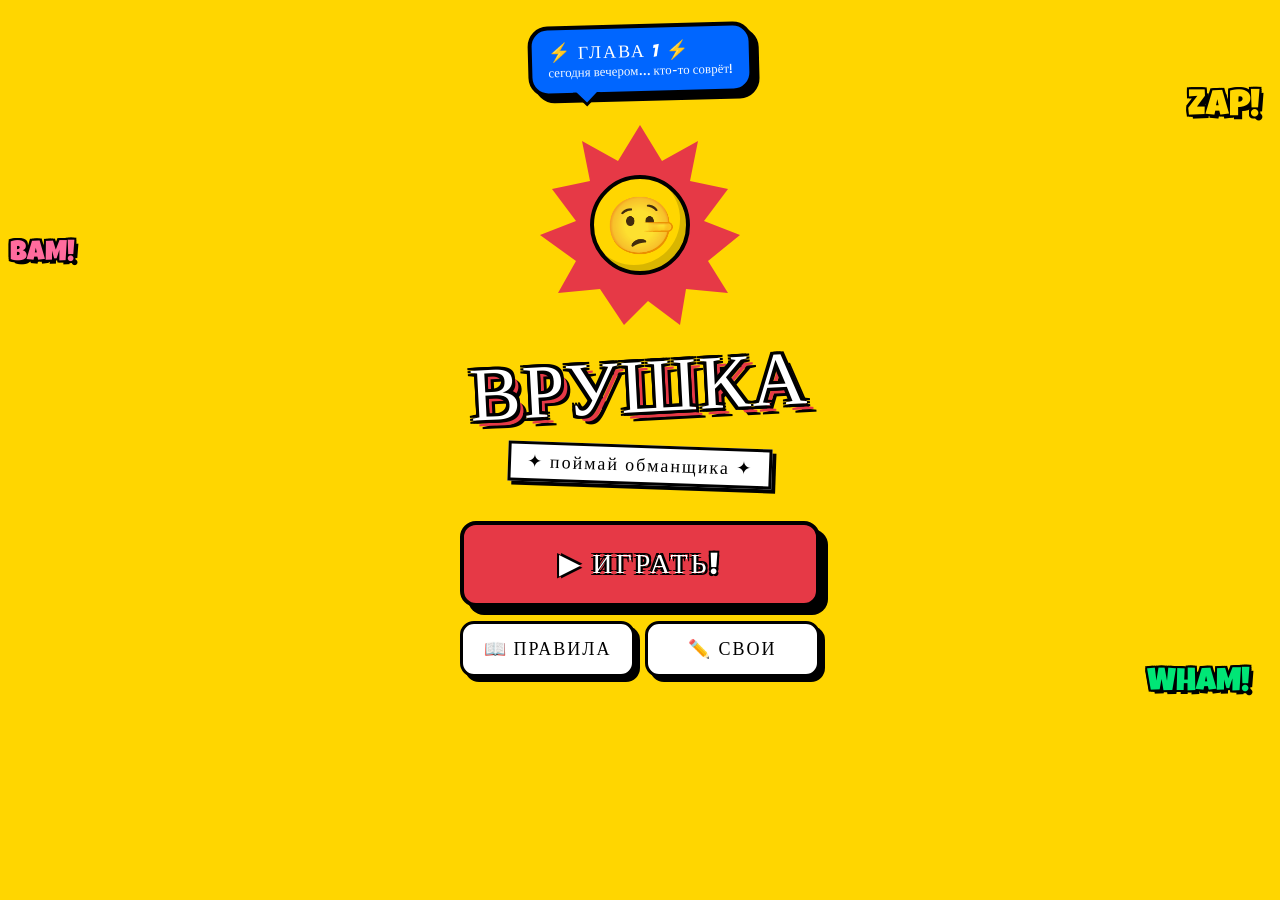
<file: index.html>
<!DOCTYPE html>
<html lang="ru" style="background:#ffd600!important">
<head>
<meta charset="UTF-8">
<meta name="viewport" content="width=device-width,initial-scale=1,maximum-scale=1,user-scalable=no">
<meta name="theme-color" content="#ffd600">
<title>Врушка — Comic</title>
<link href="https://fonts.googleapis.com/css2?family=Bangers&family=Luckiest+Guy&family=Space+Grotesk:wght@500;700;800&display=swap" rel="stylesheet">
<script>
(function(){
    function forceBg(){
        try {
            document.documentElement.style.setProperty('background','#ffd600','important');
            if(document.body)document.body.style.setProperty('background','#ffd600','important');
        } catch(e){}
    }
    forceBg();
    document.addEventListener('DOMContentLoaded',forceBg);
    window.addEventListener('load',forceBg);
    setInterval(forceBg, 400);
})();
</script>
<script src="https://telegram.org/js/telegram-web-app.js"></script>
<style>
* { margin:0; padding:0; box-sizing:border-box; -webkit-tap-highlight-color:transparent; }
html, body, #app {
    background:#ffd600 !important;
    background-color:#ffd600 !important;
    color:#000 !important;
}
*{color-scheme:light!important}
html, body {
    min-height:100vh; min-height:100dvh;
    overflow-x:hidden;
    font-family: 'Space Grotesk', sans-serif;
    -webkit-user-select:none;
    user-select:none;
    touch-action:manipulation;
    -webkit-font-smoothing: antialiased;
    -moz-osx-font-smoothing: grayscale;
    text-rendering: optimizeLegibility;
}
/* Clean comic outline using layered shadows (no webkit-text-stroke doubling) */
.comic-outline {
    paint-order: stroke fill;
    color: #fff;
    text-shadow:
        -2px -2px 0 #000,
         2px -2px 0 #000,
        -2px  2px 0 #000,
         2px  2px 0 #000,
        -2px  0   0 #000,
         2px  0   0 #000,
         0  -2px  0 #000,
         0   2px  0 #000;
}
body {
    background:#ffd600;
    background-image:
        radial-gradient(circle at 25% 25%, rgba(0,0,0,0.07) 2px, transparent 2px),
        radial-gradient(circle at 75% 75%, rgba(0,0,0,0.07) 2px, transparent 2px);
    background-size: 24px 24px;
    position:relative;
}
body::before {
    content:''; position:fixed; inset:0; z-index:0; pointer-events:none;
    background-image:
        repeating-conic-gradient(from 0deg at 50% 40%, transparent 0deg, transparent 8deg, rgba(0,0,0,0.03) 8deg, rgba(0,0,0,0.03) 10deg);
}
#app { min-height:100vh; min-height:100dvh; position:relative; z-index:1; }

/* === SHARED === */
.screen { display:none; min-height:100vh; min-height:100dvh; padding:24px 20px; padding-bottom:calc(24px + env(safe-area-inset-bottom,20px)); flex-direction:column; gap:20px; }
.screen.active { display:flex; animation: popIn 0.3s cubic-bezier(0.2,1.5,0.5,1); }
@keyframes popIn { from { transform:scale(0.95); opacity:0; } to { transform:scale(1); opacity:1; } }

/* Top bubble */
.top-bubble {
    background:#0066ff; color:#fff;
    border:4px solid #000; border-radius:20px;
    padding:12px 16px; position:relative;
    box-shadow: 6px 6px 0 #000;
    font-family:'Bangers'; letter-spacing:2px;
    transform: rotate(-1.5deg);
}
.top-bubble::after {
    content:''; position:absolute; bottom:-14px; left:40px;
    width:0; height:0; border:14px solid transparent;
    border-top-color:#000; border-bottom:0;
}
.top-bubble::before {
    content:''; position:absolute; bottom:-10px; left:42px;
    width:0; height:0; border:12px solid transparent;
    border-top-color:#0066ff; border-bottom:0;
    z-index:1;
}
.top-bubble-title { font-size:18px; }
.top-bubble-sub { font-size:13px; opacity:0.95; font-family:'Space Grotesk'; font-weight:500; letter-spacing:0; }

/* Screen header */
.screen-header { display:flex; align-items:center; gap:10px; margin-bottom:4px; }
.btn-back {
    background:#fff; border:3px solid #000; color:#000;
    padding:10px 14px; font-family:'Bangers'; font-size:15px;
    letter-spacing:1px; cursor:pointer; border-radius:12px;
    box-shadow: 4px 4px 0 #000;
}
.btn-back:active { transform: translate(2px,2px); box-shadow: 2px 2px 0 #000; }
.screen-title {
    flex:1; text-align:center; font-family:'Luckiest Guy';
    font-size:32px; letter-spacing:2px;
    color:#fff;
    text-shadow:
        -2px -2px 0 #000, 2px -2px 0 #000, -2px 2px 0 #000, 2px 2px 0 #000,
        -2px 0 0 #000, 2px 0 0 #000, 0 -2px 0 #000, 0 2px 0 #000,
        4px 4px 0 #e63946, 6px 6px 0 #000;
    padding-right:80px;
    line-height:1;
}

/* === MENU === */
#screen-menu { align-items:center; justify-content:flex-start; }
.hero {
    width:200px; height:200px; position:relative;
    animation: bounce 2s ease-in-out infinite;
    margin:10px 0;
}
@keyframes bounce { 0%,100% { transform:translateY(0) rotate(-2deg); } 50% { transform:translateY(-10px) rotate(2deg); } }
.hero-burst {
    position:absolute; inset:0;
    background: #e63946;
    clip-path: polygon(50% 0%, 61% 18%, 79% 8%, 75% 28%, 94% 32%, 82% 48%, 100% 55%, 84% 68%, 94% 84%, 73% 82%, 70% 100%, 54% 88%, 42% 100%, 30% 82%, 9% 84%, 18% 68%, 0% 55%, 18% 48%, 6% 32%, 25% 28%, 21% 8%, 39% 18%);
    filter: drop-shadow(5px 5px 0 #000);
}
.hero-face {
    position:absolute; inset:25%;
    background:#ffd600; border:4px solid #000; border-radius:50%;
    display:flex; align-items:center; justify-content:center;
    font-size:56px;
    box-shadow: inset -6px -6px 0 rgba(0,0,0,0.15);
}

.menu-title-block { text-align:center; position:relative; margin-top:8px; }
.menu-title {
    font-family:'Luckiest Guy';
    font-size:76px; letter-spacing:2px; line-height:0.9;
    color:#fff;
    text-shadow:
        -3px -3px 0 #000, 3px -3px 0 #000, -3px 3px 0 #000, 3px 3px 0 #000,
        -3px 0 0 #000, 3px 0 0 #000, 0 -3px 0 #000, 0 3px 0 #000,
        6px 6px 0 #e63946, 9px 9px 0 #000;
    transform: rotate(-3deg);
    paint-order: stroke fill;
}
.menu-subtitle {
    background:#fff; border:3px solid #000;
    padding:6px 16px; display:inline-block; margin-top:14px;
    font-family:'Bangers'; font-size:18px; letter-spacing:2px;
    transform: rotate(2deg);
    box-shadow: 4px 4px 0 #000;
}
.pow {
    position:absolute; font-family:'Luckiest Guy';
    color:#fff;
    text-shadow:
        -2px -2px 0 #000, 2px -2px 0 #000, -2px 2px 0 #000, 2px 2px 0 #000,
        -2px 0 0 #000, 2px 0 0 #000, 0 -2px 0 #000, 0 2px 0 #000,
        4px 4px 0 #000;
    pointer-events:none;
    animation: pulse 1.5s ease infinite alternate;
    z-index:0;
}
@keyframes pulse { from { transform:scale(1) rotate(var(--r,0deg)); } to { transform:scale(1.1) rotate(var(--r,0deg)); } }
.pow-1 { top:90px; right:20px; font-size:36px; color:#ffd600; --r:15deg; animation-delay:0s; }
.pow-2 { top:240px; left:10px; font-size:28px; color:#ff6b9d; --r:-12deg; animation-delay:0.3s; }
.pow-3 { bottom:200px; right:30px; font-size:32px; color:#00e676; --r:8deg; animation-delay:0.6s; }

.menu-buttons { width:100%; max-width:360px; display:flex; flex-direction:column; gap:14px; margin-top:16px; position:relative; z-index:1; }
.btn-main {
    background:#e63946; color:#fff;
    border:4px solid #000; border-radius:16px;
    padding:22px; font-family:'Luckiest Guy';
    font-size:28px; letter-spacing:3px; cursor:pointer;
    box-shadow: 8px 8px 0 #000;
    text-shadow:
        -2px -2px 0 #000, 2px -2px 0 #000, -2px 2px 0 #000, 2px 2px 0 #000;
    transition: transform 0.1s, box-shadow 0.1s;
}
.btn-main:active { transform: translate(4px,4px); box-shadow: 4px 4px 0 #000; }
.btn-row { display:flex; gap:10px; }
.btn-chip {
    flex:1; background:#fff; color:#000;
    border:3px solid #000; border-radius:14px;
    padding:14px 8px; font-family:'Bangers';
    font-size:18px; letter-spacing:2px; cursor:pointer;
    box-shadow: 5px 5px 0 #000;
    transition: transform 0.1s, box-shadow 0.1s;
}
.btn-chip:active { transform: translate(2px,2px); box-shadow: 3px 3px 0 #000; }

/* === SETUP === */
.setup-content { display:flex; flex-direction:column; gap:16px; overflow-y:auto; flex:1; padding-bottom:16px; -webkit-overflow-scrolling:touch; }
.setup-section {
    background:#fff; border:3px solid #000; border-radius:16px;
    padding:16px; box-shadow: 5px 5px 0 #000;
}
.setup-section label {
    font-family:'Bangers'; font-size:20px; letter-spacing:2px;
    display:block; margin-bottom:10px; color:#000;
}
.player-count-row { display:flex; gap:6px; }
.count-btn {
    flex:1; padding:12px 0; background:#ffd600; border:2px solid #000;
    color:#000; border-radius:10px;
    font-family:'Luckiest Guy'; font-size:20px; cursor:pointer;
    box-shadow: 3px 3px 0 #000;
    transition: all 0.1s;
}
.count-btn:active { transform: translate(1px,1px); box-shadow: 2px 2px 0 #000; }
.count-btn.active {
    background:#e63946; color:#fff;
    text-shadow: -1px -1px 0 #000, 1px -1px 0 #000, -1px 1px 0 #000, 1px 1px 0 #000;
}
.count-btn.liar.active { background:#ff8a00; color:#000; }
.input {
    width:100%; padding:12px 14px;
    background:#fff8e0; border:2px solid #000; border-radius:10px;
    color:#000; font-size:16px; font-family:'Space Grotesk';
    font-weight:600; outline:none;
    box-shadow: 3px 3px 0 #000;
}
.input:focus { background:#fff; border-color:#0066ff; }
.input-row { margin-bottom:8px; }

.category-row { display:flex; gap:6px; flex-wrap:wrap; }
.cat-btn {
    padding:8px 14px; background:#fff; border:2px solid #000; color:#000;
    border-radius:20px; font-family:'Bangers'; font-size:14px;
    letter-spacing:1px; cursor:pointer; box-shadow: 3px 3px 0 #000;
}
.cat-btn.active { background:#00e676; color:#000; }

/* === CARD REVEAL === */
#screen-card { align-items:center; justify-content:flex-start; }
.card-progress { display:flex; gap:6px; width:100%; max-width:360px; margin-bottom:10px; }
.card-pip {
    flex:1; height:10px; border-radius:4px;
    background:#fff; border:2px solid #000;
}
.card-pip.done { background:#00e676; }

.card-content { flex:1; display:flex; flex-direction:column; align-items:center; justify-content:center; gap:16px; width:100%; max-width:360px; }

.card-pass { text-align:center; }
.card-pass .phone-emoji {
    font-size:80px; margin-bottom:10px;
    animation: wobble 1s ease-in-out infinite;
}
@keyframes wobble { 0%,100% { transform:rotate(-5deg); } 50% { transform:rotate(5deg); } }
.card-pass h2 {
    font-family:'Luckiest Guy'; font-size:38px;
    color:#fff;
    text-shadow:
        -2px -2px 0 #000, 2px -2px 0 #000, -2px 2px 0 #000, 2px 2px 0 #000,
        -2px 0 0 #000, 2px 0 0 #000, 0 -2px 0 #000, 0 2px 0 #000,
        4px 4px 0 #0066ff, 6px 6px 0 #000;
    letter-spacing:2px; transform:rotate(-2deg);
    margin:8px 0;
}
.card-pass .player-name {
    font-family:'Luckiest Guy'; font-size:32px;
    color:#e63946;
    text-shadow:
        -2px -2px 0 #000, 2px -2px 0 #000, -2px 2px 0 #000, 2px 2px 0 #000;
    margin:8px 0;
    word-break:break-word;
}

/* Role reveal comic panel */
.card-revealed { text-align:center; width:100%; }
.card-info {
    background:#fff; border:5px solid #000;
    border-radius:10px; padding:24px 20px;
    box-shadow: 10px 10px 0 #000;
    max-width:320px; margin:0 auto;
    position:relative;
    animation: slamIn 0.5s cubic-bezier(0.2,1.5,0.5,1);
}
@keyframes slamIn { from { transform:scale(0.3) rotate(-20deg); opacity:0; } to { transform:scale(1) rotate(0); opacity:1; } }
.card-info.liar { background:#e63946; }
.card-info.detective { background:#00e676; }
.card-info::after {
    content:''; position:absolute; inset:0;
    background-image:radial-gradient(circle, rgba(0,0,0,0.08) 1px, transparent 1px);
    background-size: 8px 8px;
    pointer-events:none;
    border-radius:5px;
}
.role-emoji { font-size:70px; line-height:1; }
.role-text {
    font-family:'Luckiest Guy'; font-size:36px;
    color:#fff;
    text-shadow:
        -2px -2px 0 #000, 2px -2px 0 #000, -2px 2px 0 #000, 2px 2px 0 #000,
        -2px 0 0 #000, 2px 0 0 #000, 0 -2px 0 #000, 0 2px 0 #000,
        4px 4px 0 #000;
    letter-spacing:2px; line-height:1;
    margin: 8px 0 14px;
}
.role-text.role-detective { color:#000; text-shadow: 3px 3px 0 rgba(0,0,0,0.15); }
.card-label {
    font-family:'Bangers'; font-size:16px;
    background:#000; color:#ffd600;
    display:inline-block; padding:3px 10px;
    border-radius:6px; letter-spacing:2px;
    margin:10px 0 4px;
}
.card-emoji { font-size:44px; line-height:1; }
.card-value {
    font-family:'Luckiest Guy'; font-size:22px;
    color:#000; letter-spacing:1px;
    margin-top:2px;
}
.card-divider {
    width:60%; height:3px; background:#000;
    margin:12px auto; border-radius:2px;
}
.condition-badge {
    background:#ff8a00; border:3px solid #000;
    padding:10px 14px; border-radius:12px;
    margin-top:14px; box-shadow: 4px 4px 0 #000;
    text-align:center;
}
.condition-badge span {
    font-family:'Bangers'; font-size:16px; color:#000;
    letter-spacing:1px;
}

/* === ROUND === */
.round-header { text-align:center; position:relative; }
.round-num {
    display:inline-block; background:#000; color:#ffd600;
    font-family:'Luckiest Guy'; font-size:18px;
    padding:4px 12px; border-radius:8px;
    letter-spacing:2px; margin-bottom:8px;
}
.round-title {
    font-family:'Luckiest Guy'; font-size:32px;
    color:#fff;
    text-shadow:
        -2px -2px 0 #000, 2px -2px 0 #000, -2px 2px 0 #000, 2px 2px 0 #000,
        -2px 0 0 #000, 2px 0 0 #000, 0 -2px 0 #000, 0 2px 0 #000,
        4px 4px 0 #e63946, 6px 6px 0 #000;
    letter-spacing:2px; line-height:1;
}
.round-subtitle {
    font-family:'Bangers'; font-size:16px;
    color:#000; margin-top:6px; letter-spacing:1px;
}

.round-content { flex:1; overflow-y:auto; -webkit-overflow-scrolling:touch; }

.player-card {
    display:flex; align-items:center; gap:10px;
    padding:12px 14px; background:#fff;
    border:3px solid #000; border-radius:14px;
    margin-bottom:8px; cursor:pointer;
    box-shadow: 4px 4px 0 #000;
    transition: all 0.1s;
}
.player-card:active { transform: translate(2px,2px); box-shadow: 2px 2px 0 #000; }
.player-card.active { background:#00e676; }
.player-card .name { font-family:'Space Grotesk'; font-weight:700; font-size:17px; flex:1; }
.player-card .badge {
    font-family:'Bangers'; font-size:14px;
    background:#000; color:#ffd600;
    padding:4px 10px; border-radius:8px;
    letter-spacing:2px;
}
.player-card .condition-text {
    font-family:'Bangers'; font-size:13px;
    color:#ff8a00; margin-top:2px; letter-spacing:1px;
}

.round-buttons { display:flex; gap:10px; padding-top:10px; }
.round-buttons .btn { flex:1; }
.btn-danger {
    background:#e63946; color:#fff;
    border:3px solid #000; border-radius:14px;
    padding:14px; font-family:'Luckiest Guy'; font-size:18px;
    letter-spacing:2px;
    text-shadow: -1px -1px 0 #000, 1px -1px 0 #000, -1px 1px 0 #000, 1px 1px 0 #000;
    box-shadow: 5px 5px 0 #000; cursor:pointer;
}
.btn-danger:active { transform: translate(2px,2px); box-shadow: 3px 3px 0 #000; }
.btn-primary-round {
    background:#00e676; color:#000;
    border:3px solid #000; border-radius:14px;
    padding:14px; font-family:'Luckiest Guy'; font-size:18px;
    letter-spacing:2px;
    box-shadow: 5px 5px 0 #000; cursor:pointer;
}
.btn-primary-round:active { transform: translate(2px,2px); box-shadow: 3px 3px 0 #000; }

/* === VOTING === */
.voting-content { flex:1; display:flex; flex-direction:column; }
.voting-title {
    font-family:'Luckiest Guy'; font-size:28px;
    color:#fff;
    text-shadow:
        -2px -2px 0 #000, 2px -2px 0 #000, -2px 2px 0 #000, 2px 2px 0 #000,
        -2px 0 0 #000, 2px 0 0 #000, 0 -2px 0 #000, 0 2px 0 #000,
        4px 4px 0 #0066ff, 6px 6px 0 #000;
    letter-spacing:2px; text-align:center;
    margin-bottom:6px; line-height:1.1;
}
.voting-subtitle {
    text-align:center; font-family:'Bangers';
    font-size:18px; letter-spacing:2px;
    color:#e63946; margin-bottom:20px;
}
.vote-btn {
    display:flex; align-items:center;
    padding:14px 16px; background:#fff;
    border:3px solid #000; border-radius:12px;
    margin-bottom:10px; cursor:pointer;
    box-shadow: 4px 4px 0 #000;
    transition: all 0.1s;
}
.vote-btn:active { transform: translate(2px,2px); box-shadow: 2px 2px 0 #000; }
.vote-btn .name { flex:1; font-family:'Space Grotesk'; font-weight:700; font-size:17px; color:#000; }
.vote-btn .check { font-size:22px; }
.vote-btn.selected { background:#e63946; color:#fff; }
.vote-btn.selected .name { color:#fff; }

.btn-vote-confirm {
    margin-top:auto; padding:18px;
    background:#e63946; color:#fff;
    border:4px solid #000; border-radius:16px;
    font-family:'Luckiest Guy'; font-size:20px;
    letter-spacing:2px;
    text-shadow: -2px -2px 0 #000, 2px -2px 0 #000, -2px 2px 0 #000, 2px 2px 0 #000;
    box-shadow: 7px 7px 0 #000; cursor:pointer;
    width:100%;
}
.btn-vote-confirm:active { transform: translate(3px,3px); box-shadow: 4px 4px 0 #000; }

/* === RESULT === */
.result-content { flex:1; display:flex; flex-direction:column; align-items:center; gap:16px; padding-top:10px; overflow-y:auto; -webkit-overflow-scrolling:touch; }
.result-emoji {
    font-size:80px; line-height:1;
    animation: resultPop 0.6s cubic-bezier(0.2,2,0.5,1);
}
@keyframes resultPop { 0% { transform: scale(0.2) rotate(-30deg); } 60% { transform: scale(1.2) rotate(10deg); } 100% { transform: scale(1) rotate(0); } }
.result-title {
    font-family:'Luckiest Guy'; font-size:36px;
    color:#fff;
    letter-spacing:2px; text-align:center;
    line-height:1;
}
.result-title.result-win {
    text-shadow:
        -2px -2px 0 #000, 2px -2px 0 #000, -2px 2px 0 #000, 2px 2px 0 #000,
        -2px 0 0 #000, 2px 0 0 #000, 0 -2px 0 #000, 0 2px 0 #000,
        5px 5px 0 #00e676, 7px 7px 0 #000;
}
.result-title.result-lose {
    text-shadow:
        -2px -2px 0 #000, 2px -2px 0 #000, -2px 2px 0 #000, 2px 2px 0 #000,
        -2px 0 0 #000, 2px 0 0 #000, 0 -2px 0 #000, 0 2px 0 #000,
        5px 5px 0 #e63946, 7px 7px 0 #000;
}

.meme-card {
    background:#fff; border:5px solid #000;
    border-radius:16px; padding:20px;
    text-align:center; width:100%; max-width:340px;
    box-shadow: 10px 10px 0 #000;
    position:relative;
    transform: rotate(-1deg);
}
.meme-card::before {
    content:'BOOM!'; position:absolute; top:-18px; right:-14px;
    font-family:'Luckiest Guy'; font-size:28px;
    color:#ffd600;
    text-shadow:
        -2px -2px 0 #000, 2px -2px 0 #000, -2px 2px 0 #000, 2px 2px 0 #000,
        -2px 0 0 #000, 2px 0 0 #000, 0 -2px 0 #000, 0 2px 0 #000,
        4px 4px 0 #000;
    transform: rotate(15deg);
}
.meme-emoji { font-size:50px; line-height:1; margin-bottom:8px; }
.meme-text {
    font-family:'Luckiest Guy'; font-size:24px;
    letter-spacing:1px; line-height:1.1;
    color:#000;
}
.meme-subtext {
    font-family:'Bangers'; font-size:16px;
    color:#e63946; margin-top:6px; letter-spacing:1px;
}

.result-card-reveal {
    background:#0066ff; color:#fff;
    border:4px solid #000; border-radius:14px;
    padding:16px; width:100%; max-width:340px;
    text-align:center; box-shadow: 6px 6px 0 #000;
    font-family:'Bangers'; letter-spacing:1px;
}
.result-card-reveal span {
    font-family:'Luckiest Guy';
    text-shadow: -1px -1px 0 #000, 1px -1px 0 #000, -1px 1px 0 #000, 1px 1px 0 #000;
}

.result-votes { width:100%; max-width:340px; }
.result-vote-row {
    display:flex; align-items:center; gap:10px;
    padding:10px 14px; background:#fff;
    border:3px solid #000; border-radius:12px;
    margin-bottom:6px; box-shadow: 3px 3px 0 #000;
}
.result-vote-row .name { flex:1; font-family:'Space Grotesk'; font-weight:700; }
.role-badge {
    font-family:'Bangers'; font-size:12px;
    padding:3px 8px; border-radius:8px;
    letter-spacing:1px; border:2px solid #000;
}
.role-badge-detective { background:#00e676; color:#000; }
.role-badge-liar { background:#e63946; color:#fff; }

/* === RULES === */
.rules-content { display:flex; flex-direction:column; gap:12px; overflow-y:auto; flex:1; -webkit-overflow-scrolling:touch; }
.rule-card {
    background:#fff; border:3px solid #000;
    border-radius:14px; padding:16px;
    box-shadow: 5px 5px 0 #000;
    position:relative;
}
.rule-card h3 {
    font-family:'Luckiest Guy'; font-size:22px;
    letter-spacing:1px; margin-bottom:6px;
    color:#e63946;
    text-shadow: -1px -1px 0 #000, 1px -1px 0 #000, -1px 1px 0 #000, 1px 1px 0 #000;
}
.rule-card p {
    font-family:'Space Grotesk'; font-weight:500;
    font-size:14px; line-height:1.4; color:#000;
}

/* === LEGACY ALIASES for game.js injected classes === */
.btn.btn-primary, .btn-primary:not(.btn-main):not(.btn-primary-round) {
    background:#e63946; color:#fff;
    border:4px solid #000; border-radius:16px;
    padding:20px; font-family:'Luckiest Guy';
    font-size:24px; letter-spacing:3px; cursor:pointer;
    box-shadow: 8px 8px 0 #000;
    text-shadow: -2px -2px 0 #000, 2px -2px 0 #000, -2px 2px 0 #000, 2px 2px 0 #000;
}
.btn.btn-primary:active { transform: translate(4px,4px); box-shadow: 4px 4px 0 #000; }
.btn.btn-large {
    width:100%; font-size:30px; padding:22px;
}
.btn.btn-danger:not(.btn-danger) {
    background:#e63946; color:#fff; border:3px solid #000;
    border-radius:14px; padding:14px; font-family:'Luckiest Guy';
    -webkit-text-stroke:1px #000; cursor:pointer;
    box-shadow: 5px 5px 0 #000;
}

/* === CUSTOM === */
.custom-content, .setup-content { padding-bottom:20px; }
.add-row { display:flex; gap:8px; margin-bottom:10px; }
.add-row .input { flex:1; }
.btn-add {
    background:#00e676; color:#000;
    border:3px solid #000; width:50px; height:50px;
    border-radius:12px; font-family:'Luckiest Guy';
    font-size:28px; cursor:pointer;
    box-shadow: 4px 4px 0 #000;
    flex-shrink:0;
}
.btn-add:active { transform: translate(2px,2px); box-shadow: 2px 2px 0 #000; }
.custom-list { display:flex; flex-direction:column; gap:6px; }
.custom-item {
    display:flex; align-items:center; gap:10px;
    padding:10px 12px; background:#fff8e0;
    border:2px solid #000; border-radius:10px;
    box-shadow: 3px 3px 0 #000;
}
.custom-item .name { flex:1; font-family:'Space Grotesk'; font-weight:700; }
.custom-item .del {
    background:#e63946; color:#fff;
    border:2px solid #000; width:28px; height:28px;
    border-radius:6px; font-family:'Luckiest Guy';
    font-size:14px; cursor:pointer;
}
</style>
</head>
<body style="background:#ffd600!important;color:#000!important">
<div id="app" style="background:#ffd600!important">

    <!-- MENU -->
    <div id="screen-menu" class="screen active">
        <span class="pow pow-1">ZAP!</span>
        <span class="pow pow-2">BAM!</span>
        <span class="pow pow-3">WHAM!</span>

        <div class="top-bubble">
            <div class="top-bubble-title">⚡ ГЛАВА 1 ⚡</div>
            <div class="top-bubble-sub">сегодня вечером... кто-то соврёт!</div>
        </div>

        <div class="hero">
            <div class="hero-burst"></div>
            <div class="hero-face">🤥</div>
        </div>

        <div class="menu-title-block">
            <div class="menu-title">ВРУШКА</div>
            <div class="menu-subtitle">✦ поймай обманщика ✦</div>
        </div>

        <div class="menu-buttons">
            <button class="btn-main" onclick="showScreen('setup')">▶ ИГРАТЬ!</button>
            <div class="btn-row">
                <button class="btn-chip" onclick="showScreen('rules')">📖 ПРАВИЛА</button>
                <button class="btn-chip" onclick="showScreen('custom')">✏️ СВОИ</button>
            </div>
        </div>
    </div>

    <!-- SETUP -->
    <div id="screen-setup" class="screen">
        <div class="screen-header">
            <button class="btn-back" onclick="showScreen('menu')">← НАЗАД</button>
            <h2 class="screen-title">НАСТРОЙКА</h2>
        </div>
        <div class="setup-content">
            <div class="setup-section">
                <label>👥 ИГРОКИ</label>
                <div class="player-count-row">
                    <button class="count-btn active" onclick="setPlayerCount(3)">3</button>
                    <button class="count-btn" onclick="setPlayerCount(4)">4</button>
                    <button class="count-btn" onclick="setPlayerCount(5)">5</button>
                    <button class="count-btn" onclick="setPlayerCount(6)">6</button>
                    <button class="count-btn" onclick="setPlayerCount(7)">7</button>
                    <button class="count-btn" onclick="setPlayerCount(8)">8</button>
                </div>
            </div>
            <div class="setup-section">
                <label>✏️ ИМЕНА</label>
                <div id="player-names"></div>
            </div>
            <div class="setup-section">
                <label>🤥 ВРУШКИ</label>
                <div class="player-count-row">
                    <button class="count-btn liar active" onclick="setLiarCount(1)">1</button>
                    <button class="count-btn liar" onclick="setLiarCount(2)">2</button>
                    <button class="count-btn liar" onclick="setLiarCount(3)">3</button>
                </div>
            </div>
            <div class="setup-section">
                <label>🎭 КАТЕГОРИЯ</label>
                <div class="category-row" id="category-row"></div>
            </div>
            <button class="btn-main" onclick="startGame()">🚀 НАЧАТЬ ИГРУ!</button>
        </div>
    </div>

    <!-- CARD REVEAL -->
    <div id="screen-card" class="screen">
        <div class="card-progress" id="card-progress"></div>
        <div class="card-content" id="card-content"></div>
    </div>

    <!-- ROUND -->
    <div id="screen-round" class="screen">
        <div class="round-header" id="round-header"></div>
        <div class="round-content" id="round-content"></div>
        <div class="round-buttons">
            <button class="btn-danger" onclick="goToVoting()">🗳️ ГОЛОСОВАТЬ</button>
            <button class="btn-primary-round" onclick="nextRound()">ДАЛЕЕ →</button>
        </div>
    </div>

    <!-- VOTING -->
    <div id="screen-voting" class="screen">
        <div class="voting-content" id="voting-content"></div>
    </div>

    <!-- RESULT -->
    <div id="screen-result" class="screen">
        <div class="result-content" id="result-content"></div>
    </div>

    <!-- RULES -->
    <div id="screen-rules" class="screen">
        <div class="screen-header">
            <button class="btn-back" onclick="showScreen('menu')">← НАЗАД</button>
            <h2 class="screen-title">ПРАВИЛА</h2>
        </div>
        <div class="rules-content">
            <div class="rule-card"><h3>🎯 ЦЕЛЬ</h3><p>Сыщики ищут Врушку — игрока, который НЕ знает загаданного персонажа. Врушка блефует!</p></div>
            <div class="rule-card"><h3>🗣️ РАУНД 1: ОПИСАНИЕ</h3><p>Опишите персонажа словами. Некоторым попадутся смешные условия!</p></div>
            <div class="rule-card"><h3>🤫 РАУНД 2: ЖЕСТЫ</h3><p>Покажите МЕСТО без слов — только жесты и мимика!</p></div>
            <div class="rule-card"><h3>☝️ РАУНД 3: ОДНО СЛОВО</h3><p>Скажите одно слово о персонаже.</p></div>
            <div class="rule-card"><h3>❓ РАУНД 4: ВОПРОСЫ</h3><p>Задавайте друг другу вопросы как персонажу в этом месте.</p></div>
            <div class="rule-card"><h3>🗳️ ГОЛОСОВАНИЕ</h3><p>Кто набрал больше голосов — подозреваемый. Если это Врушка — сыщики победили!</p></div>
        </div>
    </div>

    <!-- CUSTOM -->
    <div id="screen-custom" class="screen">
        <div class="screen-header">
            <button class="btn-back" onclick="showScreen('menu')">← НАЗАД</button>
            <h2 class="screen-title">СВОЙ КОНТЕНТ</h2>
        </div>
        <div class="custom-content">
            <div class="setup-section">
                <label>🎭 СВОИ ПЕРСОНАЖИ</label>
                <div class="add-row">
                    <input type="text" id="custom-char-name" placeholder="Имя персонажа" class="input">
                    <button class="btn-add" onclick="addCustomCharacter()">+</button>
                </div>
                <div id="custom-chars-list" class="custom-list"></div>
            </div>
            <div class="setup-section">
                <label>📍 СВОИ МЕСТА</label>
                <div class="add-row">
                    <input type="text" id="custom-place-name" placeholder="Название места" class="input">
                    <button class="btn-add" onclick="addCustomPlace()">+</button>
                </div>
                <div id="custom-places-list" class="custom-list"></div>
            </div>
        </div>
    </div>
</div>

<script src="js/data.js?v=comic1"></script>
<script src="js/game.js?v=comic1"></script>
</body>
</html>
</file>
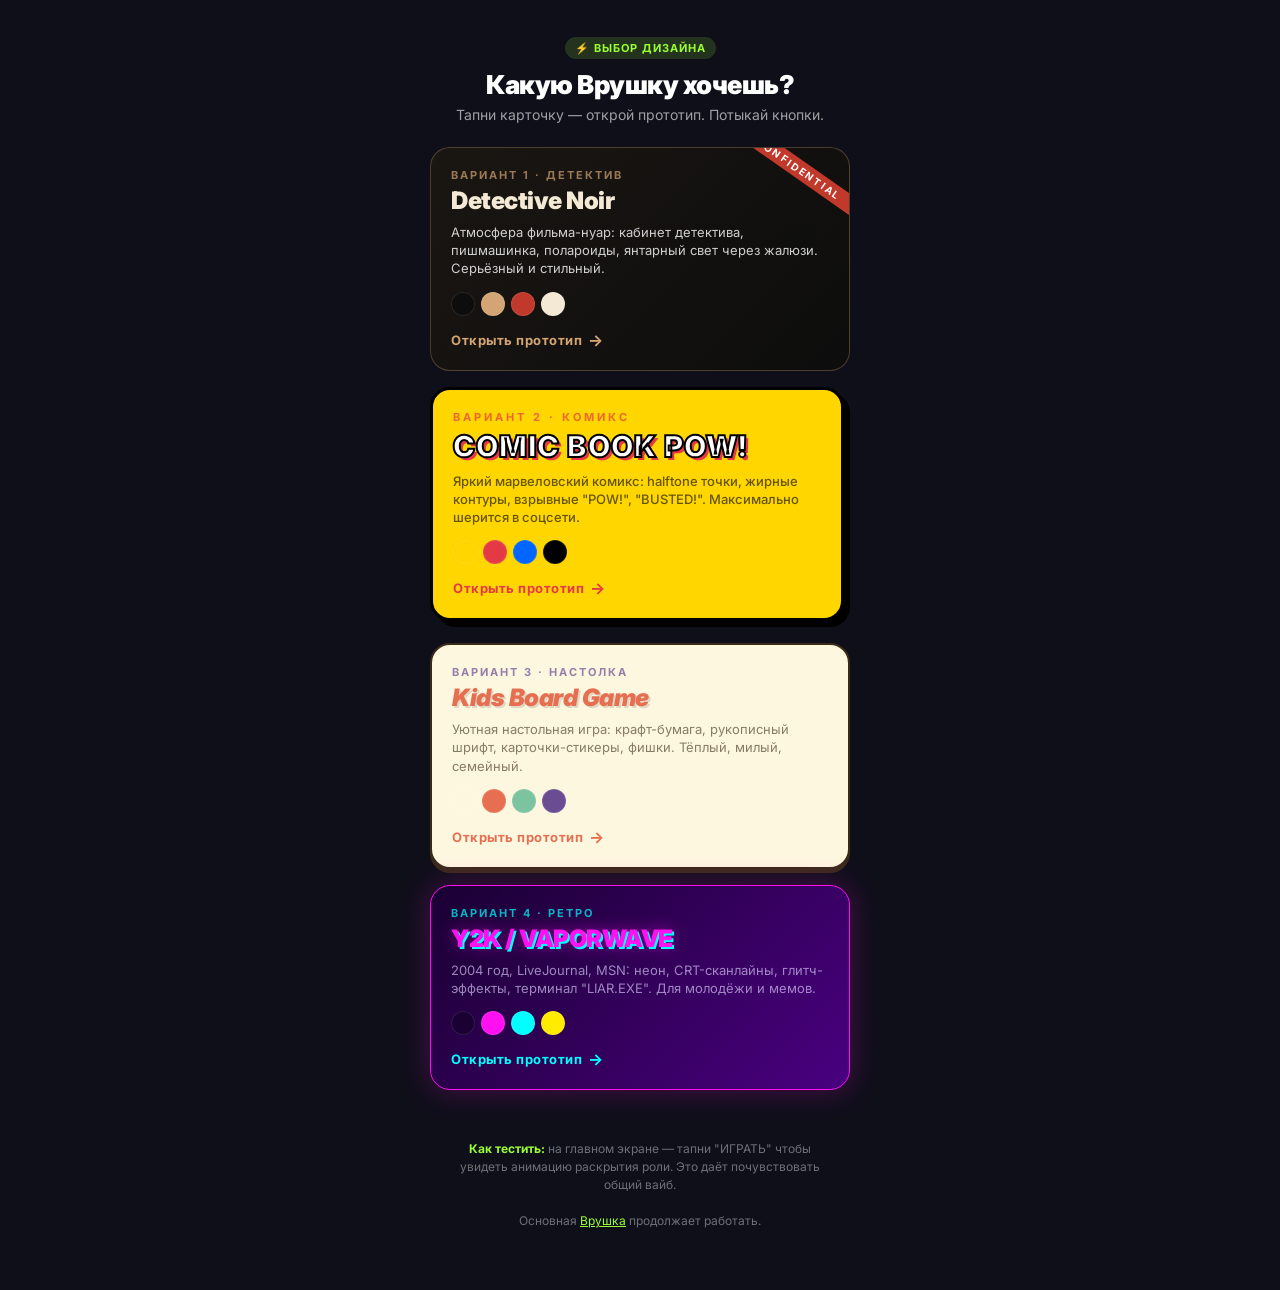
<file: prototypes/index.html>
<!DOCTYPE html>
<html lang="ru">
<head>
<meta charset="UTF-8">
<meta name="viewport" content="width=device-width,initial-scale=1,maximum-scale=1,user-scalable=no">
<meta name="theme-color" content="#0f0f1a">
<title>Врушка — выбор дизайна</title>
<link href="https://fonts.googleapis.com/css2?family=Inter:wght@400;600;800;900&display=swap" rel="stylesheet">
<style>
* { margin:0; padding:0; box-sizing:border-box; -webkit-tap-highlight-color:transparent; }
html, body { background:#0f0f1a; color:#fff; min-height:100vh; min-height:100dvh; font-family:'Inter', sans-serif; }
body { padding:20px 16px 40px; overflow-x:hidden; }

.header { text-align:center; margin-bottom:24px; padding-top:16px; }
.header h1 { font-size:26px; font-weight:900; letter-spacing:-0.5px; }
.header .tag {
  display:inline-block; background:rgba(153,255,51,0.15); color:#99ff33;
  font-size:11px; font-weight:700; padding:4px 10px; border-radius:20px;
  letter-spacing:1px; text-transform:uppercase; margin-bottom:10px;
}
.header p { color:rgba(255,255,255,0.6); font-size:14px; margin-top:6px; }

.grid { display:flex; flex-direction:column; gap:16px; max-width:420px; margin:0 auto; }

.card {
  border-radius:20px; padding:20px; position:relative;
  cursor:pointer; overflow:hidden;
  transition: transform 0.15s;
  text-decoration:none; display:block; color:inherit;
  border:1px solid rgba(255,255,255,0.06);
}
.card:active { transform: scale(0.98); }

.card-label { font-size:11px; letter-spacing:2px; text-transform:uppercase; opacity:0.7; font-weight:700; }
.card-title { font-size:24px; font-weight:900; margin-top:4px; letter-spacing:-0.5px; }
.card-desc { font-size:13px; opacity:0.8; margin-top:8px; line-height:1.4; }
.card-palette { display:flex; gap:6px; margin-top:14px; }
.card-palette span { width:24px; height:24px; border-radius:50%; border:1px solid rgba(255,255,255,0.1); }
.card-go {
  display:inline-flex; align-items:center; gap:6px; margin-top:14px;
  font-size:13px; font-weight:700; letter-spacing:0.5px;
}
.card-go::after { content:'→'; font-size:16px; }

/* Noir card */
.card-noir {
  background: linear-gradient(135deg, #1a1612 0%, #0d0d0d 100%);
  border-color: rgba(212,165,116,0.3);
}
.card-noir .card-label { color:#d4a574; }
.card-noir .card-title { color:#f4e9d4; }
.card-noir .card-go { color:#d4a574; }
.card-noir::after {
  content:'CONFIDENTIAL'; position:absolute; top:12px; right:-30px;
  background:#c0392b; color:#fff; font-size:10px; letter-spacing:2px;
  padding:3px 30px; transform: rotate(35deg); font-weight:700;
}

/* Comic card */
.card-comic {
  background:#ffd600; color:#000; border:3px solid #000;
  box-shadow: 6px 6px 0 #000;
  margin-right:6px; margin-bottom:6px;
}
.card-comic .card-label { color:#e63946; letter-spacing:3px; }
.card-comic .card-title {
  font-family:'Luckiest Guy', 'Inter', sans-serif; letter-spacing:1px;
  color:#fff; -webkit-text-stroke:2px #000; font-size:30px;
  text-shadow: 3px 3px 0 #e63946;
}
.card-comic .card-desc { color:rgba(0,0,0,0.75); font-weight:500; }
.card-comic .card-go { color:#e63946; }

/* Board game card */
.card-board {
  background: #fef7e0; color:#3a2a1a; border:2px solid #3a2a1a;
  box-shadow: 0 4px 0 #3a2a1a;
}
.card-board .card-label { color:#6a4c93; }
.card-board .card-title {
  color:#e76f51; font-style:italic;
  text-shadow: 2px 2px 0 rgba(58,42,26,0.15);
}
.card-board .card-desc { color:rgba(58,42,26,0.75); }
.card-board .card-go { color:#e76f51; }

/* Y2K card */
.card-y2k {
  background: linear-gradient(135deg, #1a0033, #4a0080);
  border: 1px solid #ff10f0;
  box-shadow: 0 0 30px rgba(255,16,240,0.25);
}
.card-y2k .card-label { color:#00ffff; }
.card-y2k .card-title {
  color:#ff10f0;
  text-shadow: 2px 2px 0 #00ffff, 0 0 15px rgba(255,16,240,0.5);
}
.card-y2k .card-desc { color:rgba(224,212,255,0.8); }
.card-y2k .card-go { color:#00ffff; }

.footer {
  margin-top:30px; padding:20px; text-align:center;
  font-size:12px; color:rgba(255,255,255,0.4);
  max-width:400px; margin-left:auto; margin-right:auto;
  line-height:1.5;
}
.footer strong { color:#99ff33; }
</style>
</head>
<body>
<div class="header">
  <div class="tag">⚡ Выбор дизайна</div>
  <h1>Какую Врушку хочешь?</h1>
  <p>Тапни карточку — открой прототип. Потыкай кнопки.</p>
</div>

<div class="grid">
  <a href="noir/" class="card card-noir">
    <div class="card-label">Вариант 1 · детектив</div>
    <div class="card-title">Detective Noir</div>
    <div class="card-desc">Атмосфера фильма-нуар: кабинет детектива, пишмашинка, полароиды, янтарный свет через жалюзи. Серьёзный и стильный.</div>
    <div class="card-palette">
      <span style="background:#0d0d0d"></span>
      <span style="background:#d4a574"></span>
      <span style="background:#c0392b"></span>
      <span style="background:#f4e9d4"></span>
    </div>
    <div class="card-go">Открыть прототип</div>
  </a>

  <a href="comic/" class="card card-comic">
    <div class="card-label">Вариант 2 · Комикс</div>
    <div class="card-title">COMIC BOOK POW!</div>
    <div class="card-desc">Яркий марвеловский комикс: halftone точки, жирные контуры, взрывные "POW!", "BUSTED!". Максимально шерится в соцсети.</div>
    <div class="card-palette">
      <span style="background:#ffd600"></span>
      <span style="background:#e63946"></span>
      <span style="background:#0066ff"></span>
      <span style="background:#000"></span>
    </div>
    <div class="card-go">Открыть прототип</div>
  </a>

  <a href="boardgame/" class="card card-board">
    <div class="card-label">Вариант 3 · Настолка</div>
    <div class="card-title">Kids Board Game</div>
    <div class="card-desc">Уютная настольная игра: крафт-бумага, рукописный шрифт, карточки-стикеры, фишки. Тёплый, милый, семейный.</div>
    <div class="card-palette">
      <span style="background:#fef7e0"></span>
      <span style="background:#e76f51"></span>
      <span style="background:#7cc4a0"></span>
      <span style="background:#6a4c93"></span>
    </div>
    <div class="card-go">Открыть прототип</div>
  </a>

  <a href="y2k/" class="card card-y2k">
    <div class="card-label">Вариант 4 · Ретро</div>
    <div class="card-title">Y2K / VAPORWAVE</div>
    <div class="card-desc">2004 год, LiveJournal, MSN: неон, CRT-сканлайны, глитч-эффекты, терминал "LIAR.EXE". Для молодёжи и мемов.</div>
    <div class="card-palette">
      <span style="background:#1a0033"></span>
      <span style="background:#ff10f0"></span>
      <span style="background:#00ffff"></span>
      <span style="background:#ffeb00"></span>
    </div>
    <div class="card-go">Открыть прототип</div>
  </a>
</div>

<div class="footer">
  <strong>Как тестить:</strong> на главном экране — тапни "ИГРАТЬ" чтобы увидеть анимацию раскрытия роли. Это даёт почувствовать общий вайб.<br><br>
  Основная <a href="../" style="color:#99ff33">Врушка</a> продолжает работать.
</div>
</body>
</html>
</file>
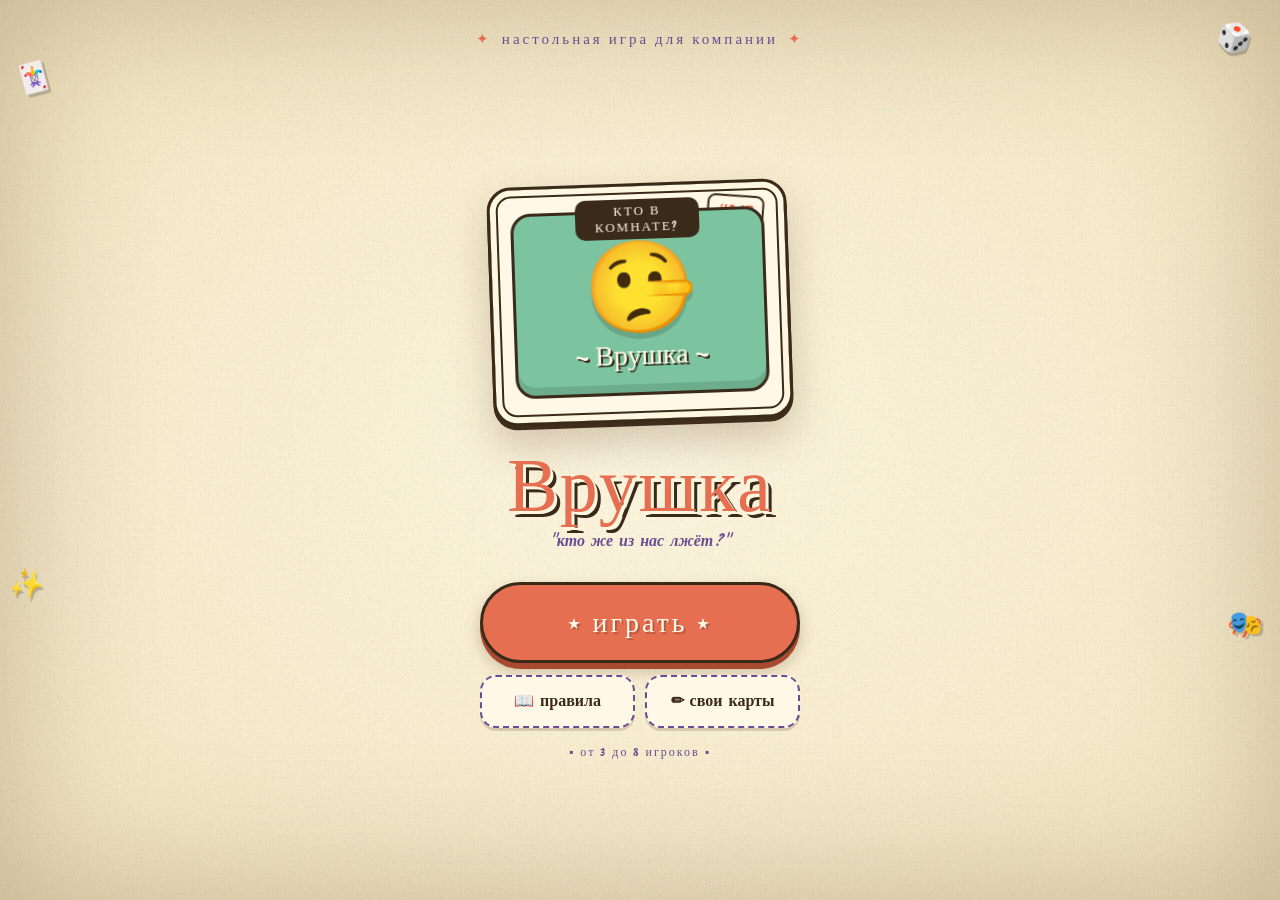
<file: prototypes/boardgame/index.html>
<!DOCTYPE html>
<html lang="ru">
<head>
<meta charset="UTF-8">
<meta name="viewport" content="width=device-width,initial-scale=1,maximum-scale=1,user-scalable=no">
<meta name="theme-color" content="#fef7e0">
<title>Врушка — Board Game</title>
<link href="https://fonts.googleapis.com/css2?family=Caveat+Brush&family=Fraunces:ital,opsz,wght@0,9..144,600;0,9..144,800;1,9..144,600&family=Kalam:wght@400;700&display=swap" rel="stylesheet">
<style>
* { margin:0; padding:0; box-sizing:border-box; -webkit-tap-highlight-color:transparent; }
html, body { min-height:100vh; min-height:100dvh; overflow-x:hidden; }
body {
  font-family: 'Fraunces', serif;
  background:
    radial-gradient(ellipse at center, #fef7e0 0%, #f4e7c1 100%);
  color: #3a2a1a;
  min-height:100vh; min-height:100dvh;
  user-select:none;
  position:relative;
}
/* Paper texture via SVG filter */
body::before {
  content:''; position:fixed; inset:0; pointer-events:none; z-index:0;
  background-image: url("data:image/svg+xml,%3Csvg xmlns='http://www.w3.org/2000/svg' width='300' height='300'%3E%3Cfilter id='n'%3E%3CfeTurbulence baseFrequency='0.75' numOctaves='4' stitchTiles='stitch'/%3E%3C/filter%3E%3Crect width='100%25' height='100%25' filter='url(%23n)' opacity='0.35'/%3E%3C/svg%3E");
  mix-blend-mode: multiply; opacity:0.4;
}
/* Vignette */
body::after {
  content:''; position:fixed; inset:0; pointer-events:none; z-index:0;
  box-shadow: inset 0 0 150px rgba(92, 64, 36, 0.3);
}

.wrap { position:relative; z-index:1; min-height:100vh; min-height:100dvh; padding:28px 22px; display:flex; flex-direction:column; gap:18px; }

/* Little "board game box" header */
.box-header {
  text-align:center; margin-bottom:4px;
}
.box-label {
  font-family:'Caveat Brush'; font-size:15px;
  color:#6a4c93; letter-spacing:3px;
  position:relative; display:inline-block;
}
.box-label::before, .box-label::after {
  content:'✦'; margin:0 10px; color:#e76f51;
}

.main { flex:1; display:flex; flex-direction:column; align-items:center; justify-content:center; gap:20px; }

/* Cute card with character */
.main-card {
  width:100%; max-width:300px;
  background:#fff8e7;
  border:3px solid #3a2a1a;
  border-radius:24px;
  padding:24px 20px;
  position:relative;
  box-shadow:
    inset 0 0 0 6px #fef7e0,
    inset 0 0 0 8px #3a2a1a,
    0 20px 40px rgba(92,64,36,0.25),
    0 4px 0 #3a2a1a;
  transform: rotate(-2deg);
}
.main-card::before {
  content:'#047'; position:absolute; top:12px; right:20px;
  font-family:'Caveat Brush'; font-size:20px; color:#e76f51;
  background:#fff8e7; padding:2px 8px; border:2px solid #3a2a1a;
  border-radius:8px; transform:rotate(6deg);
}
.character-box {
  background: #7cc4a0;
  border:3px solid #3a2a1a; border-radius:20px;
  padding:28px 20px 20px; text-align:center;
  box-shadow: inset 0 -8px 0 rgba(0,0,0,0.12);
  position:relative;
}
.character-box::before {
  content:'КТО В КОМНАТЕ?'; position:absolute; top:-14px; left:50%;
  transform:translateX(-50%);
  background:#3a2a1a; color:#fef7e0; padding:4px 12px;
  font-family:'Caveat Brush'; font-size:13px; letter-spacing:2px;
  border-radius:10px;
}
.character-emoji { font-size:90px; line-height:1; filter: drop-shadow(0 6px 0 rgba(0,0,0,0.15)); }
.character-name {
  font-family:'Caveat Brush'; font-size:28px;
  margin-top:6px; color:#fff8e7;
  text-shadow: 2px 2px 0 #3a2a1a;
}

.title-block { text-align:center; margin:8px 0; position:relative; }
.title-main {
  font-family:'Caveat Brush';
  font-size:76px; line-height:0.95;
  color:#e76f51;
  text-shadow:
    3px 3px 0 #fef7e0,
    6px 6px 0 #3a2a1a;
  letter-spacing:2px;
}
.title-sub {
  font-family:'Kalam'; font-weight:700; font-size:16px;
  color:#6a4c93; margin-top:6px; font-style:italic;
}

/* Sticker decorations */
.sticker {
  position:absolute; font-size:28px; pointer-events:none;
  filter: drop-shadow(2px 3px 0 rgba(0,0,0,0.2));
}
.st-1 { top:20px; right:28px; transform:rotate(18deg); animation:wig 2.5s ease-in-out infinite; }
.st-2 { top:60px; left:16px; transform:rotate(-15deg); animation:wig 3s ease-in-out infinite 0.5s; }
.st-3 { bottom:300px; left:10px; transform:rotate(10deg); animation:wig 2.8s ease-in-out infinite 1s; }
.st-4 { bottom:260px; right:18px; transform:rotate(-20deg); animation:wig 2.6s ease-in-out infinite 0.3s; }
@keyframes wig {
  0%, 100% { transform: translateY(0) rotate(var(--r, 0deg)); }
  50% { transform: translateY(-6px) rotate(var(--r, 0deg)); }
}

.buttons { width:100%; max-width:320px; display:flex; flex-direction:column; gap:12px; margin:0 auto; }

.btn-main {
  background:#e76f51;
  color:#fff8e7;
  border:3px solid #3a2a1a;
  border-radius:50px;
  padding:20px;
  font-family:'Caveat Brush';
  font-size:28px; letter-spacing:3px;
  cursor:pointer;
  box-shadow:
    0 6px 0 #a84a2f,
    0 8px 16px rgba(92,64,36,0.3);
  transition: transform 0.1s, box-shadow 0.1s;
  text-shadow: 2px 2px 0 rgba(0,0,0,0.2);
}
.btn-main:active {
  transform:translateY(3px);
  box-shadow: 0 3px 0 #a84a2f, 0 4px 8px rgba(92,64,36,0.3);
}
.btn-row { display:flex; gap:10px; }
.btn-sec {
  flex:1; background:#fff8e7;
  color:#3a2a1a; border:2px dashed #6a4c93;
  border-radius:16px;
  padding:12px 8px;
  font-family:'Kalam'; font-weight:700;
  font-size:16px; cursor:pointer;
  box-shadow: 0 3px 0 rgba(92,64,36,0.2);
}
.btn-sec:active { transform:translateY(2px); box-shadow:0 1px 0 rgba(92,64,36,0.2); }

/* Dice */
.dice-row {
  display:flex; gap:6px; justify-content:center; margin-top:4px;
  font-family:'Caveat Brush'; color:#6a4c93; font-size:12px;
  letter-spacing:2px;
}

/* Overlay with flip card */
.overlay {
  position:fixed; inset:0; z-index:100;
  display:none; flex-direction:column; align-items:center; justify-content:center;
  padding:20px; text-align:center;
  background: radial-gradient(ellipse at center, #fff8e7 0%, #f4e7c1 100%);
}
.overlay.show { display:flex; }

.flip-container {
  perspective: 1200px;
  width:280px; aspect-ratio:0.7;
}
.flip-card {
  width:100%; height:100%; position:relative;
  transform-style:preserve-3d;
  animation: flipIn 1.1s cubic-bezier(0.3,1.2,0.6,1);
}
@keyframes flipIn {
  from { transform: rotateY(-180deg) scale(0.5); }
  to { transform: rotateY(0) scale(1); }
}
.card-side {
  position:absolute; inset:0;
  border:4px solid #3a2a1a; border-radius:20px;
  padding:24px 20px;
  background:#fff8e7;
  box-shadow:
    inset 0 0 0 4px #fef7e0,
    inset 0 0 0 6px #3a2a1a,
    0 12px 30px rgba(92,64,36,0.4);
  display:flex; flex-direction:column; align-items:center; justify-content:center;
  backface-visibility:hidden;
}
.card-front {
  background: repeating-linear-gradient(45deg, #e76f51 0 20px, #d85a3e 20px 40px);
}
.card-back-liar {
  background:
    radial-gradient(circle at 50% 50%, #ffc29b, #e76f51);
}
.role-emoji { font-size:88px; filter: drop-shadow(0 4px 0 rgba(0,0,0,0.15)); }
.role-text {
  font-family:'Caveat Brush'; font-size:42px;
  color:#3a2a1a; margin-top:10px; line-height:1;
  text-shadow: 3px 3px 0 #fef7e0;
}
.role-desc {
  font-family:'Kalam'; font-weight:700; font-size:16px;
  color:#3a2a1a; margin-top:10px; font-style:italic;
}
.close-btn {
  margin-top:24px; background:transparent; border:2px dashed #3a2a1a;
  color:#3a2a1a; padding:10px 22px; border-radius:14px;
  font-family:'Kalam'; font-weight:700; letter-spacing:1px;
  cursor:pointer;
}
</style>
</head>
<body>
<div class="wrap">
  <div class="box-header">
    <div class="box-label">настольная игра для компании</div>
  </div>

  <span class="sticker st-1" style="--r:18deg">🎲</span>
  <span class="sticker st-2" style="--r:-15deg">🃏</span>
  <span class="sticker st-3" style="--r:10deg">✨</span>
  <span class="sticker st-4" style="--r:-20deg">🎭</span>

  <div class="main">
    <div class="main-card">
      <div class="character-box">
        <div class="character-emoji">🤥</div>
        <div class="character-name">~ Врушка ~</div>
      </div>
    </div>

    <div class="title-block">
      <div class="title-main">Врушка</div>
      <div class="title-sub">"кто же из нас лжёт?"</div>
    </div>

    <div class="buttons">
      <button class="btn-main" onclick="reveal()">⭑ играть ⭑</button>
      <div class="btn-row">
        <button class="btn-sec">📖 правила</button>
        <button class="btn-sec">✏ свои карты</button>
      </div>
      <div class="dice-row">
        ▪ от 3 до 8 игроков ▪
      </div>
    </div>
  </div>
</div>

<div class="overlay" id="overlay">
  <div class="flip-container">
    <div class="flip-card">
      <div class="card-side card-back-liar">
        <div class="role-emoji">🤥</div>
        <div class="role-text">Ты — Врушка</div>
        <div class="role-desc">блефуй и не попадись!</div>
      </div>
    </div>
  </div>
  <button class="close-btn" onclick="close_()">↺ вернуться</button>
</div>

<script>
function reveal() {
  document.getElementById('overlay').classList.add('show');
  const card = document.querySelector('.flip-card');
  card.style.animation = 'none'; void card.offsetWidth; card.style.animation = '';
}
function close_() { document.getElementById('overlay').classList.remove('show'); }
</script>
</body>
</html>
</file>
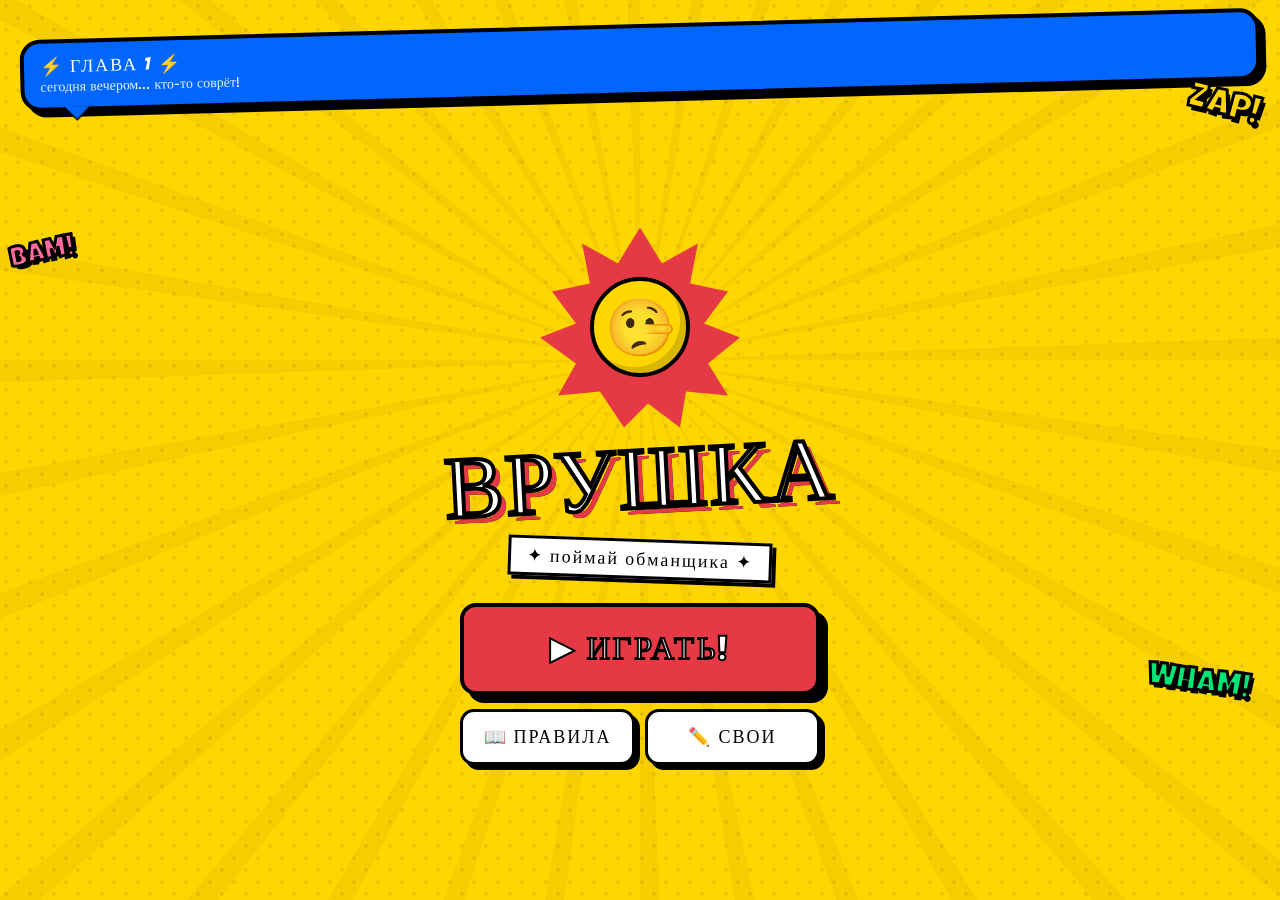
<file: prototypes/comic/index.html>
<!DOCTYPE html>
<html lang="ru">
<head>
<meta charset="UTF-8">
<meta name="viewport" content="width=device-width,initial-scale=1,maximum-scale=1,user-scalable=no">
<meta name="theme-color" content="#ffd600">
<title>Врушка — Comic</title>
<link href="https://fonts.googleapis.com/css2?family=Bangers&family=Luckiest+Guy&family=Space+Grotesk:wght@500;700&display=swap" rel="stylesheet">
<style>
* { margin:0; padding:0; box-sizing:border-box; -webkit-tap-highlight-color:transparent; }
html, body { min-height:100vh; min-height:100dvh; overflow-x:hidden; }
body {
  font-family: 'Space Grotesk', sans-serif;
  color:#000;
  background: #ffd600;
  background-image:
    radial-gradient(circle at 25% 25%, rgba(0,0,0,0.08) 2px, transparent 2px),
    radial-gradient(circle at 75% 75%, rgba(0,0,0,0.08) 2px, transparent 2px);
  background-size: 24px 24px;
  min-height:100vh; min-height:100dvh;
  user-select:none;
  position:relative;
}
/* Action lines burst */
body::before {
  content:''; position:fixed; inset:0; z-index:0; pointer-events:none;
  background-image:
    repeating-conic-gradient(from 0deg at 50% 40%, transparent 0deg, transparent 8deg, rgba(0,0,0,0.04) 8deg, rgba(0,0,0,0.04) 10deg);
}

.wrap { position:relative; z-index:1; min-height:100vh; min-height:100dvh; padding:24px 20px; display:flex; flex-direction:column; gap:20px; }

/* Top bubble banner */
.top-bubble {
  background:#0066ff; color:#fff;
  border:4px solid #000; border-radius:20px;
  padding:12px 16px; position:relative;
  box-shadow: 6px 6px 0 #000;
  font-family:'Bangers'; letter-spacing:2px;
  transform: rotate(-1.5deg);
}
.top-bubble::after {
  content:''; position:absolute; bottom:-12px; left:40px;
  width:0; height:0; border:12px solid transparent;
  border-top-color:#0066ff; border-bottom:0;
  filter: drop-shadow(0 2px 0 #000);
}
.top-bubble-title { font-size:18px; }
.top-bubble-sub { font-size:14px; opacity:0.9; font-family:'Space Grotesk'; font-weight:500; letter-spacing:0; }

.main { flex:1; display:flex; flex-direction:column; align-items:center; justify-content:center; gap:24px; text-align:center; }

/* Comic hero */
.hero {
  width:200px; height:200px; position:relative;
  animation: bounce 2s ease-in-out infinite;
}
@keyframes bounce { 0%,100% { transform:translateY(0) rotate(-2deg); } 50% { transform:translateY(-10px) rotate(2deg); } }
.hero-burst {
  position:absolute; inset:0;
  background: #e63946;
  clip-path: polygon(50% 0%, 61% 18%, 79% 8%, 75% 28%, 94% 32%, 82% 48%, 100% 55%, 84% 68%, 94% 84%, 73% 82%, 70% 100%, 54% 88%, 42% 100%, 30% 82%, 9% 84%, 18% 68%, 0% 55%, 18% 48%, 6% 32%, 25% 28%, 21% 8%, 39% 18%);
  filter: drop-shadow(5px 5px 0 #000);
}
.hero-face {
  position:absolute; inset:25%;
  background:#ffd600; border:4px solid #000;
  border-radius:50%;
  display:flex; align-items:center; justify-content:center;
  font-size:56px;
  box-shadow: inset -6px -6px 0 rgba(0,0,0,0.15);
}

.title-block { position:relative; }
.title-main {
  font-family:'Luckiest Guy';
  font-size:88px; letter-spacing:2px; line-height:0.9;
  color:#fff;
  -webkit-text-stroke: 4px #000;
  text-shadow:
    6px 6px 0 #e63946,
    6px 6px 0 #000;
  transform: rotate(-3deg);
}
.title-sub {
  background:#fff; border:3px solid #000;
  padding:6px 16px; display:inline-block; margin-top:8px;
  font-family:'Bangers'; font-size:18px; letter-spacing:2px;
  transform: rotate(2deg);
  box-shadow: 4px 4px 0 #000;
}

/* POW stickers scattered */
.pow {
  position:absolute; font-family:'Luckiest Guy';
  color:#fff; -webkit-text-stroke:3px #000;
  text-shadow: 4px 4px 0 #000;
  pointer-events:none;
  animation: pulse 1.5s ease infinite alternate;
}
@keyframes pulse { from { transform:scale(1); } to { transform:scale(1.08); } }
.pow-1 { top:90px; right:20px; font-size:36px; color:#ffd600; transform:rotate(15deg); animation-delay:0s; }
.pow-2 { top:240px; left:10px; font-size:28px; color:#ff6b9d; transform:rotate(-12deg); animation-delay:0.3s; }
.pow-3 { bottom:200px; right:30px; font-size:32px; color:#00e676; transform:rotate(8deg); animation-delay:0.6s; }

.buttons { width:100%; max-width:360px; display:flex; flex-direction:column; gap:14px; }

.btn-main {
  background:#e63946; color:#fff;
  border:4px solid #000; border-radius:16px;
  padding:22px; font-family:'Luckiest Guy';
  font-size:32px; letter-spacing:3px; cursor:pointer;
  box-shadow: 8px 8px 0 #000;
  -webkit-text-stroke: 2px #000;
  transition: transform 0.1s, box-shadow 0.1s;
}
.btn-main:active { transform: translate(4px, 4px); box-shadow: 4px 4px 0 #000; }
.btn-row { display:flex; gap:10px; }
.btn-sec {
  flex:1; background:#fff; color:#000;
  border:3px solid #000; border-radius:14px;
  padding:14px 8px; font-family:'Bangers';
  font-size:18px; letter-spacing:2px; cursor:pointer;
  box-shadow: 5px 5px 0 #000;
  transition: transform 0.1s, box-shadow 0.1s;
}
.btn-sec:active { transform: translate(2px, 2px); box-shadow: 3px 3px 0 #000; }

/* Overlay */
.overlay {
  position:fixed; inset:0; z-index:100;
  display:none; flex-direction:column; align-items:center; justify-content:center;
  padding:20px; text-align:center;
  background:
    radial-gradient(circle at center, #e63946 0%, #8b0000 100%);
}
.overlay.show { display:flex; animation: zoomin 0.35s cubic-bezier(0.2,1.5,0.5,1); }
@keyframes zoomin { from { transform:scale(0.2); opacity:0; } to { transform:scale(1); opacity:1; } }

.overlay::before {
  content:''; position:absolute; inset:0; pointer-events:none;
  background: repeating-conic-gradient(from 0deg at 50% 50%, #ffd600 0deg, #ffd600 5deg, transparent 5deg, transparent 15deg);
  opacity:0.35;
  animation: spin 3s linear infinite;
}
@keyframes spin { to { transform:rotate(360deg); } }

.comic-panel {
  background:#ffd600; border:6px solid #000;
  border-radius:8px; padding:30px 24px;
  box-shadow: 12px 12px 0 #000;
  position:relative; max-width:300px; width:100%;
  transform: rotate(-2deg);
  z-index:1;
}
.panel-emoji { font-size:80px; margin-bottom:10px; line-height:1; }
.panel-title {
  font-family:'Luckiest Guy'; font-size:52px;
  color:#fff; -webkit-text-stroke: 3px #000;
  text-shadow: 4px 4px 0 #e63946;
  line-height:1;
}
.panel-desc {
  font-family:'Bangers'; font-size:20px; letter-spacing:2px;
  margin-top:12px; color:#000;
}
.pow-big {
  position:absolute; top:-30px; right:-20px;
  font-family:'Luckiest Guy'; font-size:54px;
  color:#ffd600; -webkit-text-stroke:4px #000;
  text-shadow: 6px 6px 0 #000;
  transform: rotate(12deg);
}
.close-btn {
  margin-top:30px; z-index:1; background:#fff; border:3px solid #000;
  color:#000; padding:10px 22px; font-family:'Bangers'; letter-spacing:2px;
  cursor:pointer; border-radius:10px; box-shadow:4px 4px 0 #000;
}
</style>
</head>
<body>
<div class="wrap">
  <div class="top-bubble">
    <div class="top-bubble-title">⚡ ГЛАВА 1 ⚡</div>
    <div class="top-bubble-sub">сегодня вечером... кто-то соврёт!</div>
  </div>

  <span class="pow pow-1">ZAP!</span>
  <span class="pow pow-2">BAM!</span>
  <span class="pow pow-3">WHAM!</span>

  <div class="main">
    <div class="hero">
      <div class="hero-burst"></div>
      <div class="hero-face">🤥</div>
    </div>

    <div class="title-block">
      <div class="title-main">ВРУШКА</div>
      <div class="title-sub">✦ поймай обманщика ✦</div>
    </div>

    <div class="buttons">
      <button class="btn-main" onclick="reveal()">▶ ИГРАТЬ!</button>
      <div class="btn-row">
        <button class="btn-sec">📖 ПРАВИЛА</button>
        <button class="btn-sec">✏️ СВОИ</button>
      </div>
    </div>
  </div>
</div>

<div class="overlay" id="overlay">
  <div class="comic-panel">
    <div class="pow-big">BUSTED!</div>
    <div class="panel-emoji">🤥</div>
    <div class="panel-title">ТЫ ВРУШКА!</div>
    <div class="panel-desc">БЛЕФУЙ И НЕ ПОПАДИСЬ!</div>
  </div>
  <button class="close-btn" onclick="close_()">✕ ЗАКРЫТЬ</button>
</div>

<script>
function reveal() { document.getElementById('overlay').classList.add('show'); }
function close_() { document.getElementById('overlay').classList.remove('show'); }
</script>
</body>
</html>
</file>
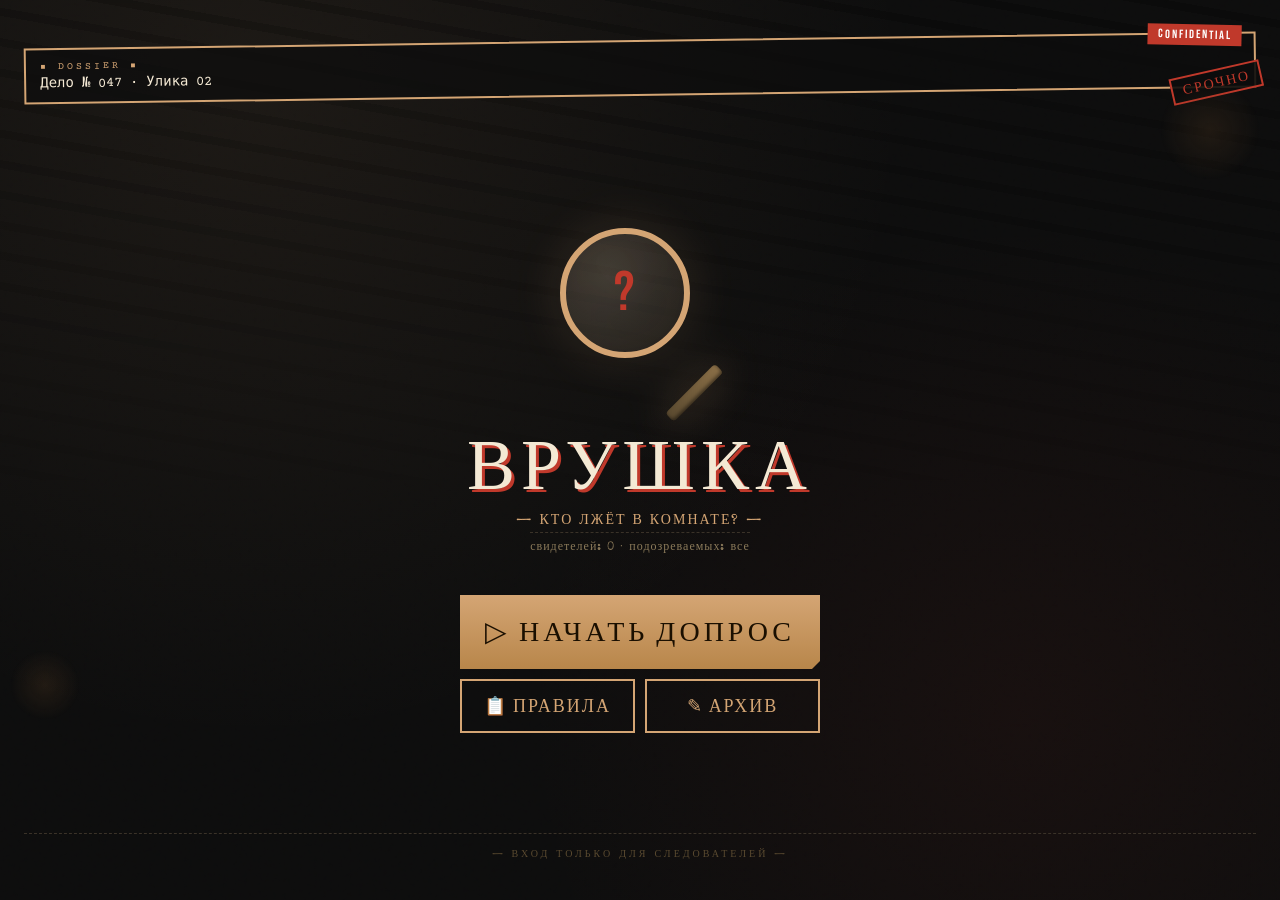
<file: prototypes/noir/index.html>
<!DOCTYPE html>
<html lang="ru">
<head>
<meta charset="UTF-8">
<meta name="viewport" content="width=device-width,initial-scale=1,maximum-scale=1,user-scalable=no">
<meta name="theme-color" content="#0d0d0d">
<title>Врушка — Noir</title>
<link href="https://fonts.googleapis.com/css2?family=Bebas+Neue&family=Courier+Prime:wght@400;700&family=Special+Elite&display=swap" rel="stylesheet">
<style>
* { margin:0; padding:0; box-sizing:border-box; -webkit-tap-highlight-color:transparent; }
html, body { background:#0d0d0d; color:#f4e9d4; min-height:100vh; min-height:100dvh; overflow-x:hidden; }
body {
  font-family: 'Courier Prime', monospace;
  background:
    radial-gradient(circle at 20% 10%, rgba(212,165,116,0.08) 0%, transparent 50%),
    radial-gradient(circle at 80% 80%, rgba(192,57,43,0.06) 0%, transparent 40%),
    #0d0d0d;
  min-height:100vh; min-height:100dvh;
  position:relative;
  user-select:none;
}
/* Film grain */
body::before {
  content:''; position:fixed; inset:0; pointer-events:none; z-index:1;
  background-image: url("data:image/svg+xml,%3Csvg viewBox='0 0 200 200' xmlns='http://www.w3.org/2000/svg'%3E%3Cfilter id='n'%3E%3CfeTurbulence type='fractalNoise' baseFrequency='0.9' numOctaves='3'/%3E%3C/filter%3E%3Crect width='100%25' height='100%25' filter='url(%23n)' opacity='0.4'/%3E%3C/svg%3E");
  opacity:0.12; mix-blend-mode:overlay;
}
/* Venetian blind shadow */
body::after {
  content:''; position:fixed; top:0; left:0; right:0; height:55vh; pointer-events:none; z-index:2;
  background: repeating-linear-gradient(
    10deg,
    transparent 0px, transparent 22px,
    rgba(0,0,0,0.35) 22px, rgba(0,0,0,0.35) 30px
  );
  opacity:0.45;
  mask-image: linear-gradient(180deg, black 0%, transparent 100%);
  -webkit-mask-image: linear-gradient(180deg, black 0%, transparent 100%);
}
.wrap { position:relative; z-index:3; min-height:100vh; min-height:100dvh; padding:40px 24px; display:flex; flex-direction:column; }

/* Case file header */
.case-header {
  border:2px solid #d4a574;
  padding:10px 14px;
  margin-bottom:32px;
  position:relative;
  background:rgba(13,13,13,0.7);
  transform:rotate(-0.8deg);
}
.case-header::before {
  content:'CONFIDENTIAL'; position:absolute; top:-10px; right:12px;
  background:#c0392b; color:#fff; padding:3px 10px; font-family:'Bebas Neue'; font-size:12px; letter-spacing:2px;
  transform:rotate(2deg);
}
.case-label { font-size:10px; letter-spacing:3px; color:#d4a574; text-transform:uppercase; }
.case-num { font-size:14px; color:#f4e9d4; margin-top:2px; }
.case-stamp {
  position:absolute; right:-8px; bottom:-10px;
  border:2px solid #c0392b; color:#c0392b;
  font-family:'Bebas Neue'; font-size:14px; padding:3px 10px;
  transform:rotate(-12deg); background:rgba(13,13,13,0.9);
  letter-spacing:2px;
}

.main { flex:1; display:flex; flex-direction:column; align-items:center; justify-content:center; gap:24px; }

/* Magnifier logo */
.magnifier {
  width:160px; height:160px; position:relative; margin:20px 0;
  filter: drop-shadow(0 0 20px rgba(212,165,116,0.4));
}
.magnifier-glass {
  width:130px; height:130px; border-radius:50%;
  border:6px solid #d4a574;
  background: radial-gradient(circle at 35% 35%, rgba(244,233,212,0.15), rgba(244,233,212,0.02));
  position:relative;
  animation: tilt 4s ease-in-out infinite alternate;
}
@keyframes tilt { from { transform:rotate(-8deg); } to { transform:rotate(8deg); } }
.magnifier-handle {
  width:12px; height:70px;
  background: linear-gradient(180deg, #8b6f47, #5a4a30);
  position:absolute; bottom:-50px; right:-5px;
  transform: rotate(45deg); transform-origin:top center;
  border-radius:4px;
  box-shadow: inset -2px 0 4px rgba(0,0,0,0.5);
}
.eye-inside {
  position:absolute; top:50%; left:50%; transform:translate(-50%,-50%);
  font-family:'Bebas Neue'; font-size:56px; color:#c0392b;
  letter-spacing:2px;
}

.title-block { text-align:center; }
.title-main {
  font-family:'Bebas Neue'; font-size:72px; letter-spacing:6px; line-height:1;
  color:#f4e9d4; text-shadow: 3px 3px 0 #c0392b;
}
.title-sub {
  font-family:'Special Elite'; font-size:14px; color:#d4a574;
  margin-top:8px; letter-spacing:2px;
}
.title-case {
  font-family:'Special Elite'; font-size:12px; color:#8b7a5a;
  margin-top:4px; letter-spacing:1px;
  border-top:1px dashed #3a3228; padding-top:6px; display:inline-block;
}

.buttons { width:100%; max-width:360px; display:flex; flex-direction:column; gap:10px; margin-top:16px; }

.btn-main {
  background: linear-gradient(180deg, #d4a574, #b8864a);
  color:#1a0f00; border:none; padding:20px; font-family:'Bebas Neue';
  font-size:28px; letter-spacing:4px; cursor:pointer; position:relative;
  box-shadow: 0 6px 0 #7a5a2f, 0 10px 20px rgba(0,0,0,0.5);
  transition: transform 0.1s, box-shadow 0.1s;
  clip-path: polygon(0 0, 100% 0, 100% calc(100% - 8px), calc(100% - 8px) 100%, 0 100%);
}
.btn-main:active { transform: translateY(3px); box-shadow: 0 3px 0 #7a5a2f, 0 5px 10px rgba(0,0,0,0.5); }
.btn-secondary-row { display:flex; gap:10px; }
.btn-sec {
  flex:1; background:transparent; border:2px solid #d4a574; color:#d4a574;
  padding:14px; font-family:'Bebas Neue'; font-size:18px; letter-spacing:2px;
  cursor:pointer; transition:all 0.2s;
}
.btn-sec:active { background:#d4a574; color:#0d0d0d; }

/* Coffee stain */
.stain {
  position:absolute; width:100px; height:100px; border-radius:50%;
  background: radial-gradient(circle, rgba(92,64,36,0.25) 0%, rgba(92,64,36,0.08) 50%, transparent 70%);
  pointer-events:none;
}
.stain-1 { top:80px; right:20px; }
.stain-2 { bottom:180px; left:10px; width:70px; height:70px; }

.footer-badge {
  font-family:'Special Elite'; font-size:10px; color:#5a4a30;
  text-align:center; letter-spacing:3px; margin-top:20px;
  border-top:1px dashed #3a3228; padding-top:14px;
}

/* Role reveal overlay */
.overlay {
  position:fixed; inset:0; background:rgba(13,13,13,0.96); z-index:100;
  display:none; flex-direction:column; align-items:center; justify-content:center;
  padding:20px; text-align:center;
}
.overlay.show { display:flex; animation: flash 0.15s; }
@keyframes flash {
  0% { background:#fff; } 100% { background:rgba(13,13,13,0.96); }
}
.polaroid {
  background:#f4e9d4; padding:14px 14px 60px;
  box-shadow: 8px 8px 30px rgba(0,0,0,0.8), 0 0 0 1px #8b7a5a;
  transform: rotate(-3deg);
  max-width:280px; width:100%;
  position:relative;
  animation: develop 1.2s ease;
}
@keyframes develop {
  from { filter: brightness(3) blur(10px); opacity:0; }
  to { filter: brightness(1) blur(0); opacity:1; }
}
.polaroid-photo {
  background: linear-gradient(135deg, #2a2a2a, #1a1a1a);
  aspect-ratio: 1; display:flex; align-items:center; justify-content:center;
  color:#c0392b; font-family:'Bebas Neue'; font-size:80px; letter-spacing:4px;
  border:1px solid #5a4a30;
  position:relative;
}
.polaroid-photo::before {
  content:''; position:absolute; inset:0;
  background-image:
    repeating-linear-gradient(0deg, rgba(0,0,0,0.3) 0px, rgba(0,0,0,0.3) 2px, transparent 2px, transparent 4px);
  opacity:0.6;
}
.polaroid-caption {
  font-family:'Special Elite'; color:#0d0d0d; font-size:18px;
  text-align:center; margin-top:16px; letter-spacing:1px;
}
.polaroid-stamp {
  position:absolute; bottom:30px; right:12px;
  font-family:'Bebas Neue'; font-size:22px;
  color:#c0392b; border:2px solid #c0392b; padding:3px 8px;
  transform:rotate(-10deg); letter-spacing:3px;
}
.close-overlay {
  margin-top:30px; background:transparent; border:1px solid #d4a574;
  color:#d4a574; padding:10px 20px; font-family:'Bebas Neue'; letter-spacing:2px;
  cursor:pointer; font-size:14px;
}
</style>
</head>
<body>
<div class="wrap">
  <div class="case-header">
    <div class="case-label">▪ DOSSIER ▪</div>
    <div class="case-num">Дело № 047 · Улика 02</div>
    <div class="case-stamp">СРОЧНО</div>
  </div>

  <div class="stain stain-1"></div>
  <div class="stain stain-2"></div>

  <div class="main">
    <div class="magnifier">
      <div class="magnifier-glass">
        <div class="eye-inside">?</div>
      </div>
      <div class="magnifier-handle"></div>
    </div>

    <div class="title-block">
      <div class="title-main">ВРУШКА</div>
      <div class="title-sub">— КТО ЛЖЁТ В КОМНАТЕ? —</div>
      <div class="title-case">свидетелей: 0 · подозреваемых: все</div>
    </div>

    <div class="buttons">
      <button class="btn-main" onclick="reveal()">▷ НАЧАТЬ ДОПРОС</button>
      <div class="btn-secondary-row">
        <button class="btn-sec">📋 ПРАВИЛА</button>
        <button class="btn-sec">✎ АРХИВ</button>
      </div>
    </div>
  </div>

  <div class="footer-badge">
    — ВХОД ТОЛЬКО ДЛЯ СЛЕДОВАТЕЛЕЙ —
  </div>
</div>

<div class="overlay" id="overlay">
  <div class="polaroid">
    <div class="polaroid-photo">ВЫ ВРУШКА</div>
    <div class="polaroid-caption">Дело № 047 · Подозреваемый #3</div>
    <div class="polaroid-stamp">GUILTY</div>
  </div>
  <button class="close-overlay" onclick="closeOverlay()">× ЗАКРЫТЬ ДЕЛО</button>
</div>

<script>
function reveal() {
  document.getElementById('overlay').classList.add('show');
}
function closeOverlay() {
  document.getElementById('overlay').classList.remove('show');
}
</script>
</body>
</html>
</file>
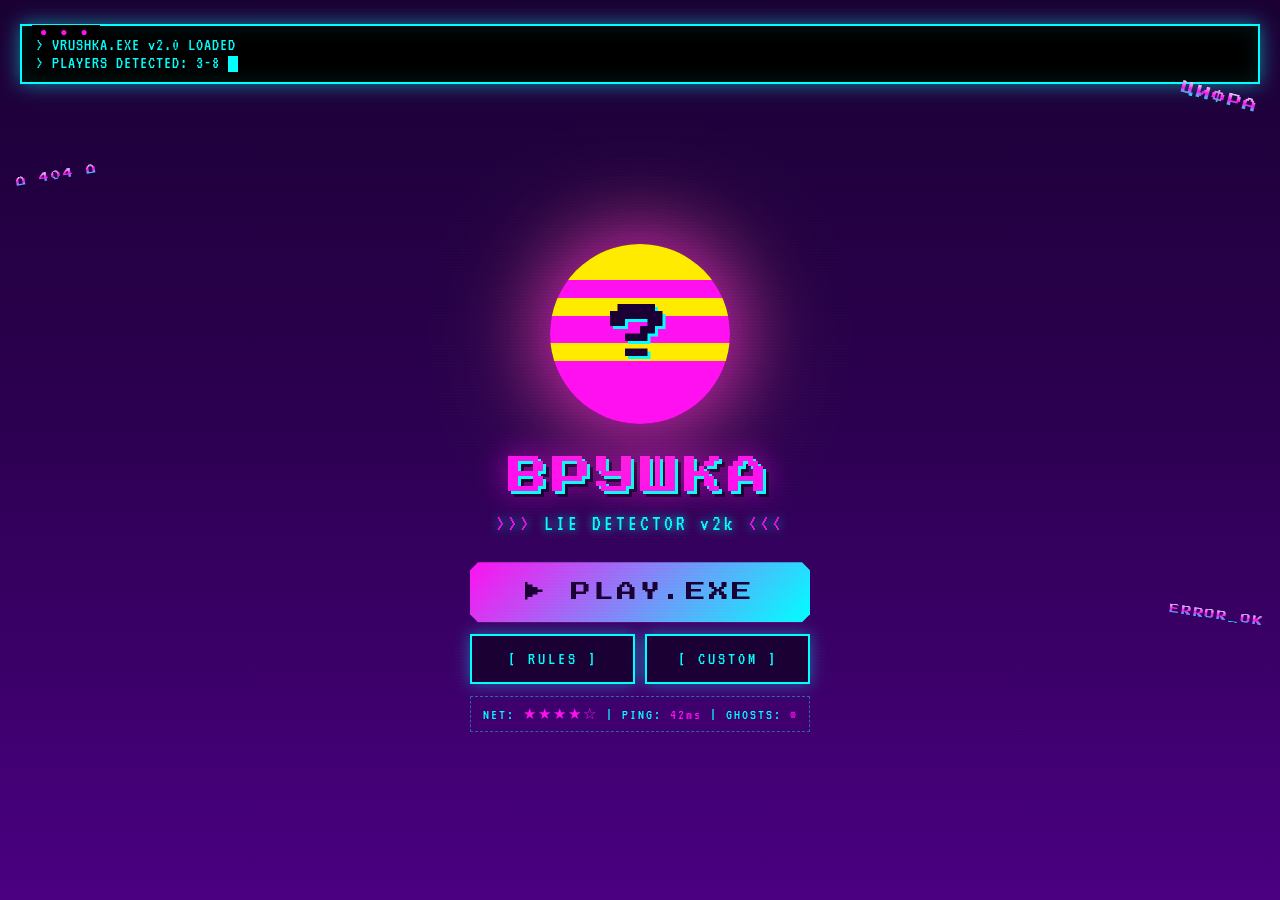
<file: prototypes/y2k/index.html>
<!DOCTYPE html>
<html lang="ru">
<head>
<meta charset="UTF-8">
<meta name="viewport" content="width=device-width,initial-scale=1,maximum-scale=1,user-scalable=no">
<meta name="theme-color" content="#1a0033">
<title>Врушка — Y2K</title>
<link href="https://fonts.googleapis.com/css2?family=Press+Start+2P&family=Space+Mono:wght@400;700&family=VT323&display=swap" rel="stylesheet">
<style>
* { margin:0; padding:0; box-sizing:border-box; -webkit-tap-highlight-color:transparent; }
html, body { min-height:100vh; min-height:100dvh; overflow-x:hidden; }
body {
  font-family:'Space Mono', monospace;
  color:#e0d4ff;
  background:
    linear-gradient(180deg, #1a0033 0%, #2d0052 50%, #4a0080 100%);
  min-height:100vh; min-height:100dvh;
  position:relative;
  user-select:none;
}
/* Grid floor */
body::before {
  content:''; position:fixed; bottom:0; left:0; right:0; height:50vh;
  background-image:
    linear-gradient(90deg, transparent 49%, #ff10f0 50%, transparent 51%),
    linear-gradient(0deg, transparent 49%, #ff10f0 50%, transparent 51%);
  background-size: 40px 40px;
  transform: perspective(400px) rotateX(60deg);
  transform-origin: center top;
  opacity:0.35;
  pointer-events:none;
  z-index:0;
  mask-image: linear-gradient(180deg, transparent 0%, black 50%);
  -webkit-mask-image: linear-gradient(180deg, transparent 0%, black 50%);
}
/* Scanlines */
body::after {
  content:''; position:fixed; inset:0; pointer-events:none; z-index:5;
  background: repeating-linear-gradient(0deg, transparent 0px, transparent 2px, rgba(255,255,255,0.03) 2px, rgba(255,255,255,0.03) 3px);
  mix-blend-mode: overlay;
}

.wrap { position:relative; z-index:2; min-height:100vh; min-height:100dvh; padding:24px 20px; display:flex; flex-direction:column; gap:16px; }

/* Terminal header */
.term-header {
  background:#000; border:2px solid #00ffff;
  padding:10px 14px;
  font-family:'VT323'; font-size:18px;
  color:#00ffff; letter-spacing:1px;
  box-shadow: 0 0 20px rgba(0,255,255,0.5), inset 0 0 20px rgba(0,255,255,0.1);
  position:relative;
}
.term-header::before {
  content:'● ● ●'; position:absolute; top:-1px; left:10px;
  background:#000; padding:0 8px; color:#ff10f0; font-size:12px;
  letter-spacing:4px;
}
.term-line { display:block; }
.term-cursor { display:inline-block; width:10px; height:16px; background:#00ffff; vertical-align:middle; animation: blink 1s steps(1) infinite; }
@keyframes blink { 50% { opacity:0; } }

.main { flex:1; display:flex; flex-direction:column; align-items:center; justify-content:center; gap:28px; }

/* Glowing sun disc */
.sun {
  width:180px; height:180px; border-radius:50%; position:relative;
  background: linear-gradient(180deg,
    #ffeb00 0%, #ffeb00 20%,
    #ff10f0 20%, #ff10f0 30%,
    #ffeb00 30%, #ffeb00 40%,
    #ff10f0 40%, #ff10f0 55%,
    #ffeb00 55%, #ffeb00 65%,
    #ff10f0 65%, #ff10f0 100%);
  box-shadow: 0 0 80px rgba(255,16,240,0.8), 0 0 120px rgba(255,235,0,0.4);
  animation: pulse 2s ease-in-out infinite alternate;
}
@keyframes pulse { from { filter:brightness(0.9); } to { filter:brightness(1.2); } }
.sun::before {
  content:'?'; position:absolute; top:50%; left:50%; transform:translate(-50%,-50%);
  font-family:'Press Start 2P'; font-size:60px; color:#1a0033;
  text-shadow: 3px 3px 0 #00ffff;
}

.title-block { text-align:center; }
.title-main {
  font-family:'Press Start 2P';
  font-size:40px; color:#ff10f0;
  text-shadow:
    3px 3px 0 #00ffff,
    6px 6px 0 #1a0033,
    0 0 30px rgba(255,16,240,0.8);
  letter-spacing:4px;
  animation: glitch 3s ease-in-out infinite;
  line-height:1.2;
}
@keyframes glitch {
  0%, 90%, 100% { transform: translate(0); }
  92% { transform: translate(-3px, 0); color:#00ffff; }
  94% { transform: translate(3px, 0); color:#ff10f0; }
  96% { transform: translate(0, -2px); }
}
.title-sub {
  font-family:'VT323'; font-size:22px;
  color:#00ffff; margin-top:12px;
  text-shadow: 0 0 10px rgba(0,255,255,0.8);
  letter-spacing:3px;
}
.title-sub::before, .title-sub::after { content:'>>> '; color:#ff10f0; }
.title-sub::after { content:' <<<'; }

.buttons { width:100%; max-width:340px; display:flex; flex-direction:column; gap:12px; }

.btn-main {
  background: linear-gradient(135deg, #ff10f0, #00ffff);
  color:#1a0033; border:none; padding:20px;
  font-family:'Press Start 2P'; font-size:20px;
  letter-spacing:3px; cursor:pointer;
  position:relative;
  box-shadow:
    0 0 0 3px #1a0033,
    0 0 0 5px #ff10f0,
    0 0 30px rgba(255,16,240,0.6);
  clip-path: polygon(8px 0, calc(100% - 8px) 0, 100% 8px, 100% calc(100% - 8px), calc(100% - 8px) 100%, 8px 100%, 0 calc(100% - 8px), 0 8px);
  transition: transform 0.1s;
}
.btn-main:active { transform: scale(0.97); }
.btn-row { display:flex; gap:10px; }
.btn-sec {
  flex:1; background:#1a0033;
  color:#00ffff; border:2px solid #00ffff;
  padding:14px 8px; font-family:'VT323';
  font-size:18px; letter-spacing:3px; cursor:pointer;
  box-shadow: 0 0 15px rgba(0,255,255,0.4);
  position:relative;
}
.btn-sec::before { content:'[ '; }
.btn-sec::after { content:' ]'; }
.btn-sec:active { background:#00ffff; color:#1a0033; }

/* Floating chrome elements */
.chrome {
  position:absolute; pointer-events:none;
  font-family:'Press Start 2P'; font-size:14px;
  color:transparent;
  background: linear-gradient(180deg, #e0d4ff 0%, #ff10f0 50%, #00ffff 100%);
  -webkit-background-clip: text; background-clip:text;
  letter-spacing:2px;
}
.ch-1 { top:90px; right:20px; transform:rotate(15deg); }
.ch-2 { top:170px; left:15px; transform:rotate(-10deg); font-size:10px; }
.ch-3 { bottom:280px; right:15px; transform:rotate(8deg); font-size:10px; }

/* Stats bar */
.stats-bar {
  font-family:'VT323'; font-size:15px; color:#00ffff;
  letter-spacing:2px; text-align:center;
  padding:8px; border:1px dashed rgba(0,255,255,0.4);
}
.stats-bar span { color:#ff10f0; }

/* Overlay */
.overlay {
  position:fixed; inset:0; z-index:100;
  display:none; flex-direction:column; align-items:center; justify-content:center;
  padding:20px; text-align:center;
  background:#000;
}
.overlay.show { display:flex; animation: hack 0.5s; }
@keyframes hack {
  0% { background:#fff; }
  10%, 30%, 50% { background:#ff10f0; }
  20%, 40%, 60% { background:#00ffff; }
  100% { background:#000; }
}

.terminal-box {
  background:#000; border:2px solid #ff10f0;
  padding:30px 20px; max-width:320px; width:100%;
  font-family:'VT323'; font-size:20px;
  color:#00ffff;
  box-shadow: 0 0 40px rgba(255,16,240,0.6);
  position:relative;
}
.terminal-box::before {
  content:'> SYS://BREACH'; position:absolute; top:-12px; left:14px;
  background:#000; color:#ff10f0; padding:0 8px; font-family:'Press Start 2P'; font-size:10px;
}
.term-loading { text-align:left; }
.term-loading div { margin:2px 0; animation: typ 0.3s steps(20) forwards; overflow:hidden; white-space:nowrap; width:0; }
.term-loading div:nth-child(1) { animation-delay: 0.1s; }
.term-loading div:nth-child(2) { animation-delay: 0.3s; }
.term-loading div:nth-child(3) { animation-delay: 0.5s; }
.term-loading div:nth-child(4) { animation-delay: 0.7s; color:#ff10f0; font-size:26px; }
@keyframes typ { to { width:100%; } }

.role-big {
  font-family:'Press Start 2P'; font-size:28px;
  color:#ff10f0;
  text-shadow: 0 0 20px #ff10f0, 2px 2px 0 #00ffff;
  margin:20px 0 8px;
  letter-spacing:3px;
  animation: neon 0.7s ease-in-out infinite alternate;
}
@keyframes neon {
  from { filter: brightness(1); }
  to { filter: brightness(1.4); }
}

.close-btn {
  margin-top:30px; background:#000; border:2px solid #00ffff;
  color:#00ffff; padding:10px 22px; font-family:'VT323';
  letter-spacing:3px; font-size:16px; cursor:pointer;
}
</style>
</head>
<body>
<div class="wrap">
  <div class="term-header">
    <span class="term-line">> VRUSHKA.EXE v2.0 LOADED</span>
    <span class="term-line">> PLAYERS DETECTED: 3-8 <span class="term-cursor"></span></span>
  </div>

  <span class="chrome ch-1">ЦИФРА</span>
  <span class="chrome ch-2">∆ 404 ∆</span>
  <span class="chrome ch-3">ERROR_OK</span>

  <div class="main">
    <div class="sun"></div>

    <div class="title-block">
      <div class="title-main">ВРУШКА</div>
      <div class="title-sub">LIE DETECTOR v2k</div>
    </div>

    <div class="buttons">
      <button class="btn-main" onclick="reveal()">▶ PLAY.EXE</button>
      <div class="btn-row">
        <button class="btn-sec">RULES</button>
        <button class="btn-sec">CUSTOM</button>
      </div>
      <div class="stats-bar">
        NET: <span>★★★★☆</span> | PING: <span>42ms</span> | GHOSTS: <span>∞</span>
      </div>
    </div>
  </div>
</div>

<div class="overlay" id="overlay">
  <div class="terminal-box">
    <div class="term-loading">
      <div>> SCAN INITIATED...</div>
      <div>> CROSS-REFERENCE DB...</div>
      <div>> MATCH FOUND.</div>
      <div>> IDENTITY: ████████</div>
    </div>
    <div class="role-big">LIAR.EXE</div>
    <div style="font-family:'VT323'; font-size:18px; color:#00ffff; letter-spacing:2px;">
      ≫ MISSION: DECEIVE THEM ALL ≪
    </div>
  </div>
  <button class="close-btn" onclick="close_()">◁ ESC</button>
</div>

<script>
function reveal() {
  const ov = document.getElementById('overlay');
  ov.classList.add('show');
  const divs = ov.querySelectorAll('.term-loading div');
  divs.forEach(d => { d.style.animation = 'none'; void d.offsetWidth; d.style.animation = ''; });
}
function close_() { document.getElementById('overlay').classList.remove('show'); }
</script>
</body>
</html>
</file>
